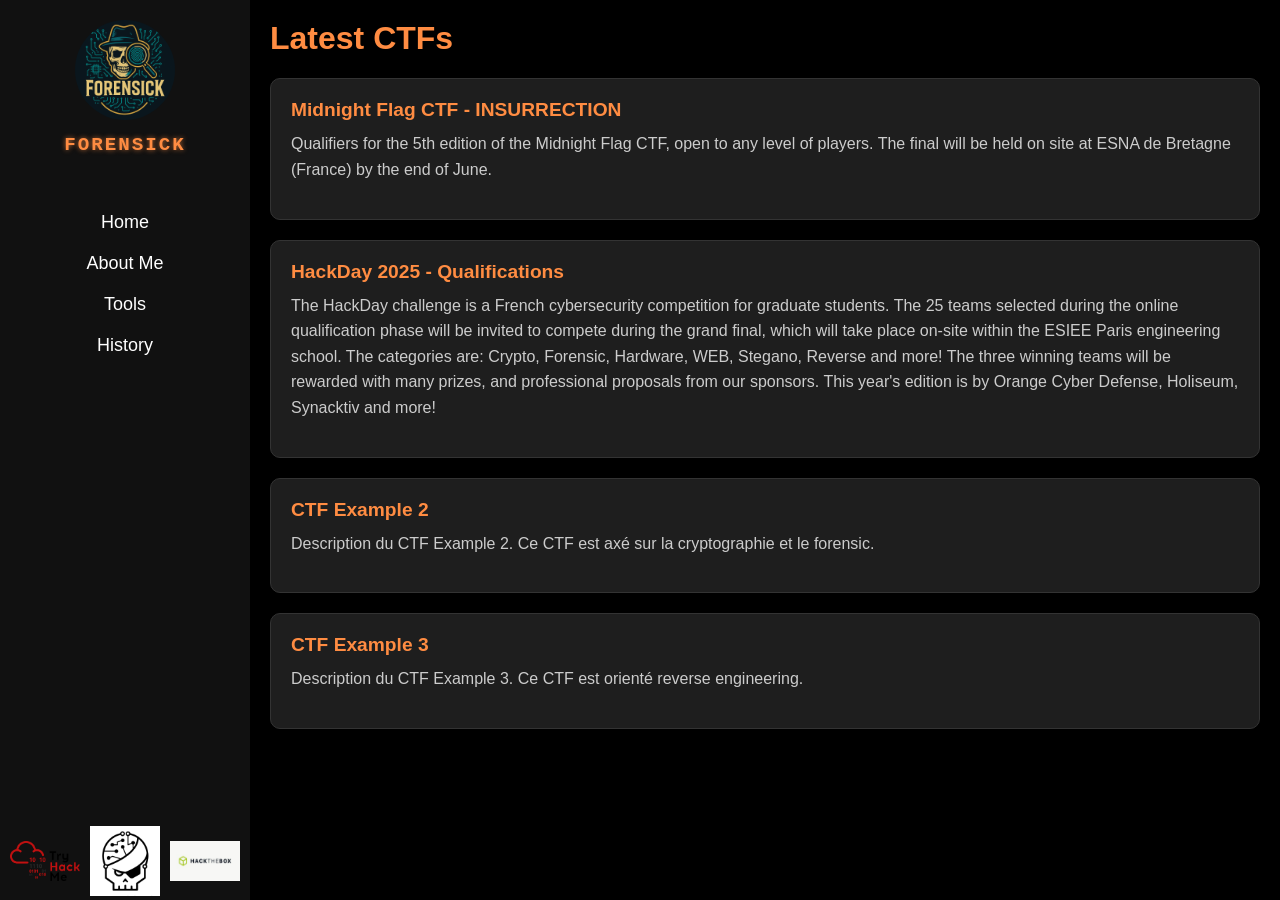
<file: index.html>
<!DOCTYPE html>
<html lang="fr">
<head>
    <meta charset="UTF-8">
    <meta name="viewport" content="width=device-width, initial-scale=1.0">
    <title>CTF Writeups</title>
    <link rel="stylesheet" href="styles.css">
</head>
<body>
<div class="sidebar">
    <div class="logo">
        <img src="assets/images/ForenSick.png" alt="Tomate">
        <div class="pseudo">ForenSick</div>
    </div>
    <ul>
        <li><a href="index.html">Home</a></li>
        <li><a href="about.html">About Me</a></li>
        <li><a href="tools.html">Tools</a></li>
        <li><a href="history.html">History</a></li>
    </ul>
    <div class="social-icons">
        <a href="#"><img src="assets/icons/tryhackme.png" alt="TryHackMe"></a>
        <a href="#"><img src="assets/icons/rootme.png" alt="RootMe"></a>
        <a href="#"><img src="assets/icons/hackthebox.png" alt="HackTheBox"></a>
    </div>
</div>   
        <div class="main-content">
        <h1>Latest CTFs</h1>
        <ul class="ctf-list">
            <li>
                <a href="ctf2.html">Midnight Flag CTF - INSURRECTION</a>
                <p>
                  Qualifiers for the 5th edition of the Midnight Flag CTF, open to any level of players.
The final will be held on site at ESNA de Bretagne (France) by the end of June.
                </p>
            </li>

            <li>
                <a href="ctf1.html">HackDay 2025 - Qualifications</a>
                <p>
                    The HackDay challenge is a French cybersecurity competition for graduate students.
                    The 25 teams selected during the online qualification phase will be invited to compete during the grand final, which will take place on-site within the ESIEE Paris engineering school.
                    The categories are: Crypto, Forensic, Hardware, WEB, Stegano, Reverse and more!
                    The three winning teams will be rewarded with many prizes, and professional proposals from our sponsors.
                    This year's edition is by Orange Cyber Defense, Holiseum, Synacktiv and more!
                </p>
            </li>
            
            <li>
                <a href="ctf2.html">CTF Example 2</a>
                <p>
                    Description du CTF Example 2. Ce CTF est axé sur la cryptographie et le forensic.
                </p>
            </li>
            <li>
                <a href="ctf3.html">CTF Example 3</a>
                <p>
                    Description du CTF Example 3. Ce CTF est orienté reverse engineering.
                </p>
            </li>
        </ul>
    </div>
</body>
</html>
</file>
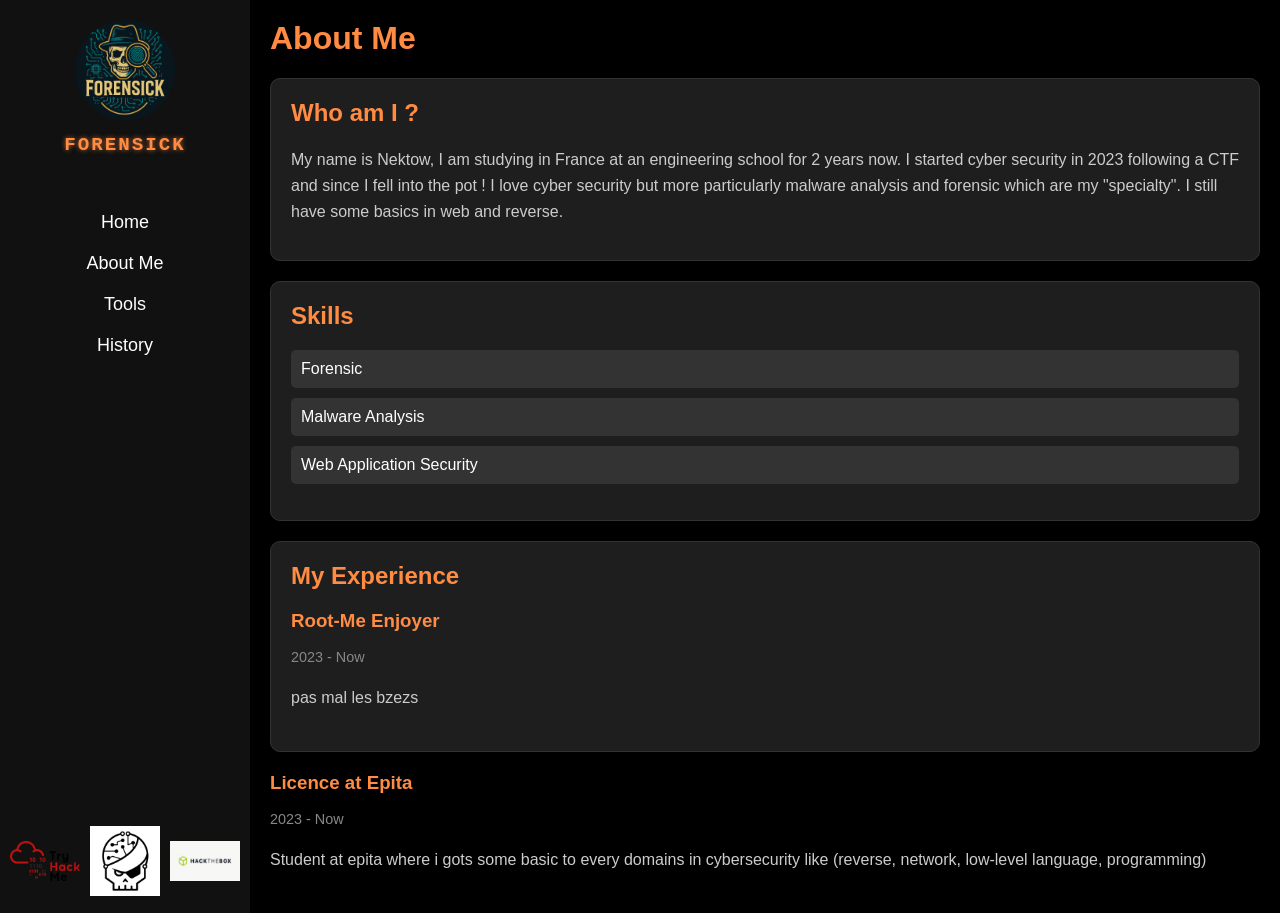
<file: about.html>
<!DOCTYPE html>
<html lang="fr">
<head>
    <meta charset="UTF-8">
    <meta name="viewport" content="width=device-width, initial-scale=1.0">
    <title>About Me</title>
    <link rel="stylesheet" href="styles.css">
</head>
<body>
    <div class="sidebar">
        <div class="logo">
            <img src="assets/images/ForenSick.png" alt="Tomate">
            <div class="pseudo">ForenSick</div>
        </div>
        <ul>
            <li><a href="index.html">Home</a></li>
            <li><a href="about.html">About Me</a></li>
            <li><a href="tools.html">Tools</a></li>
            <li><a href="history.html">History</a></li>
        </ul>
        <div class="social-icons">
            <a href="#"><img src="assets/icons/tryhackme.png" alt="TryHackMe"></a>
            <a href="#"><img src="assets/icons/rootme.png" alt="RootMe"></a>
            <a href="#"><img src="assets/icons/hackthebox.png" alt="HackTheBox"></a>
        </div>
    </div>
    <div class="main-content">
        <h1>About Me</h1>
        
        <div class="about-section">
            <h2>Who am I ?</h2>
            <p>
                  My name is Nektow, I am studying in France at an engineering school for 2 years now. I started cyber security in 2023 following a CTF and since I fell into the pot ! I love cyber security but more particularly malware analysis and forensic
which are my "specialty". I still have some basics in web and reverse.
            </p>
        </div>
        <div class="about-section">
            <h2>Skills</h2>
            <ul class="skills-list">
                <li>Forensic</li>
                <li>Malware Analysis</li>
                <li>Web Application Security</li>
            </ul>
        </div>

        <!-- Section Expérience -->
        <div class="about-section">
        <h2>My Experience</h2>
        <div class="experience-item">
            <h3>Root-Me Enjoyer</h3>
            <p class="date">2023 - Now</p>
            <p>
            pas mal les bzezs
            </p>
        </div>
    </div>

        <div class="experience-item">
                <h3>Licence at Epita</h3>
                <p class="date">2023 - Now</p>
                <p>
                Student at epita where i gots some basic to every domains in cybersecurity like (reverse, network, low-level language, programming)
                </p>
            </div>
        </div>
    </div>
</body>
</html>
</file>
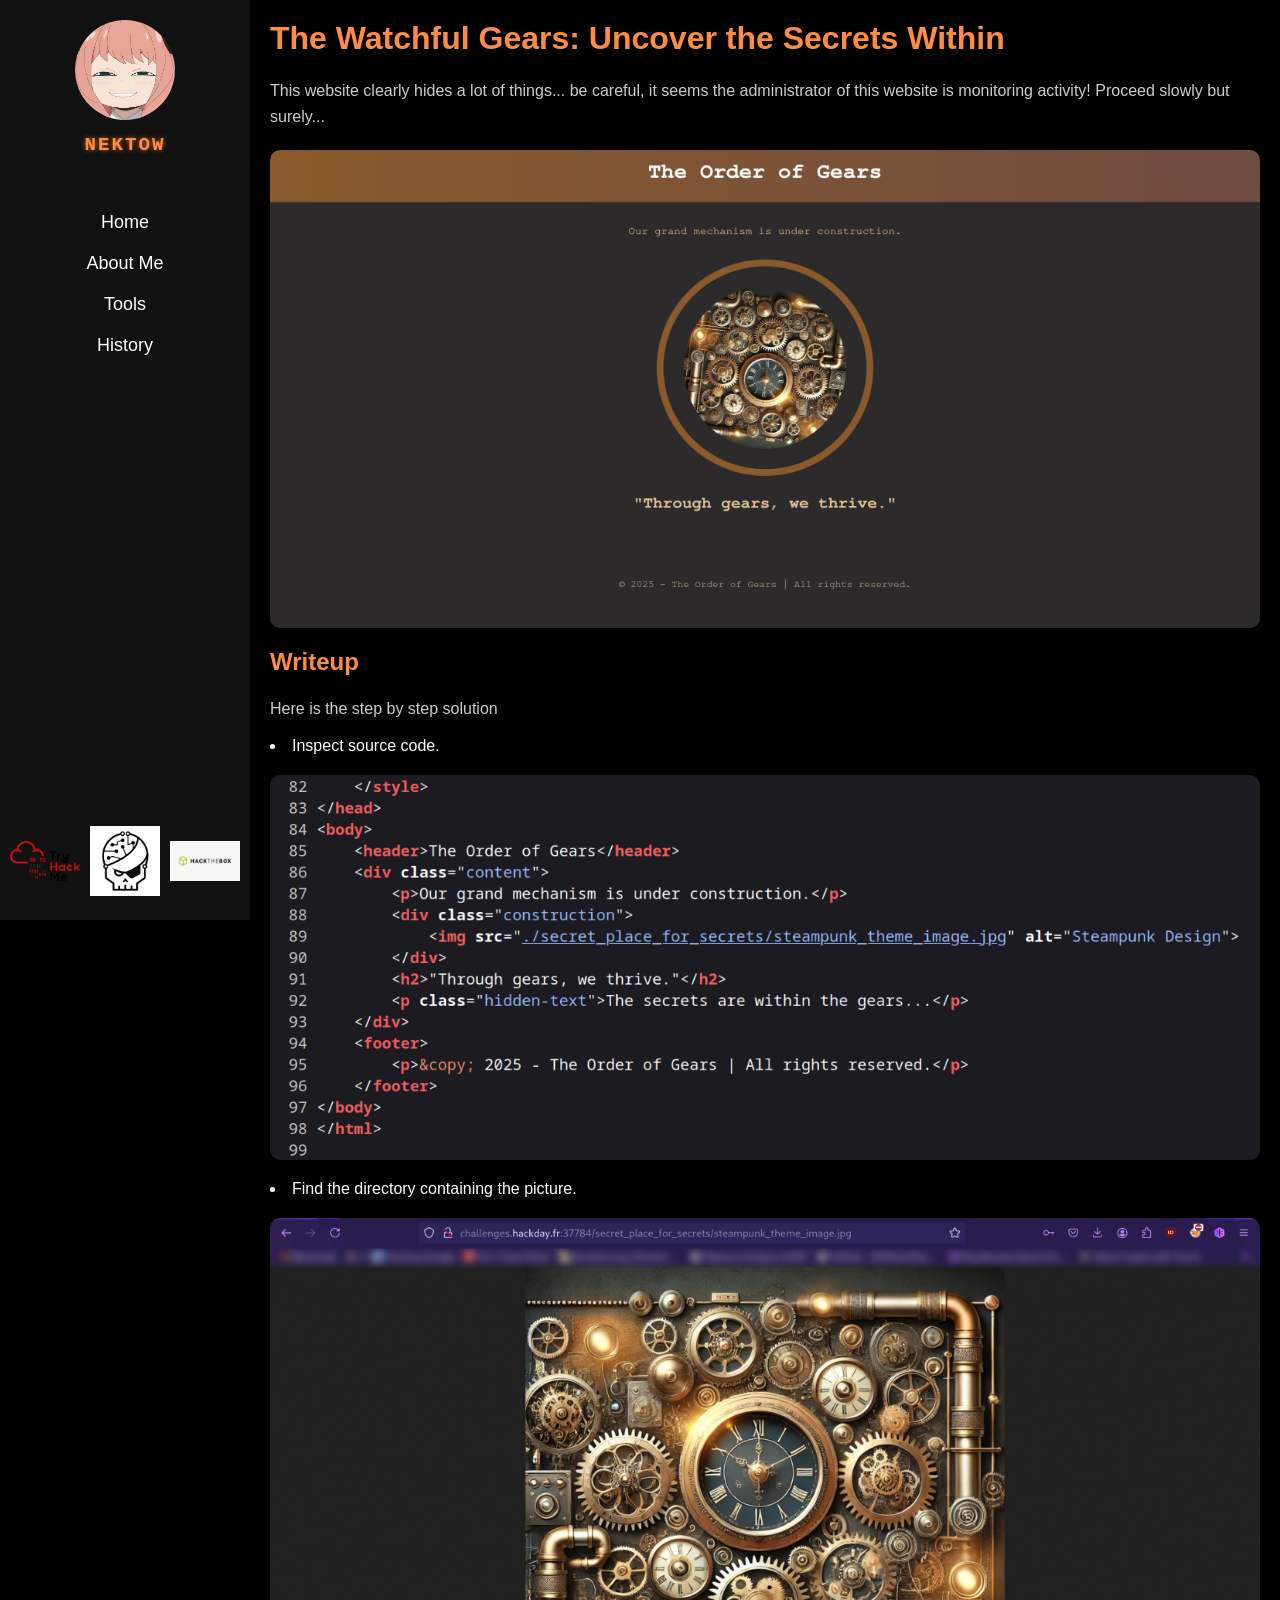
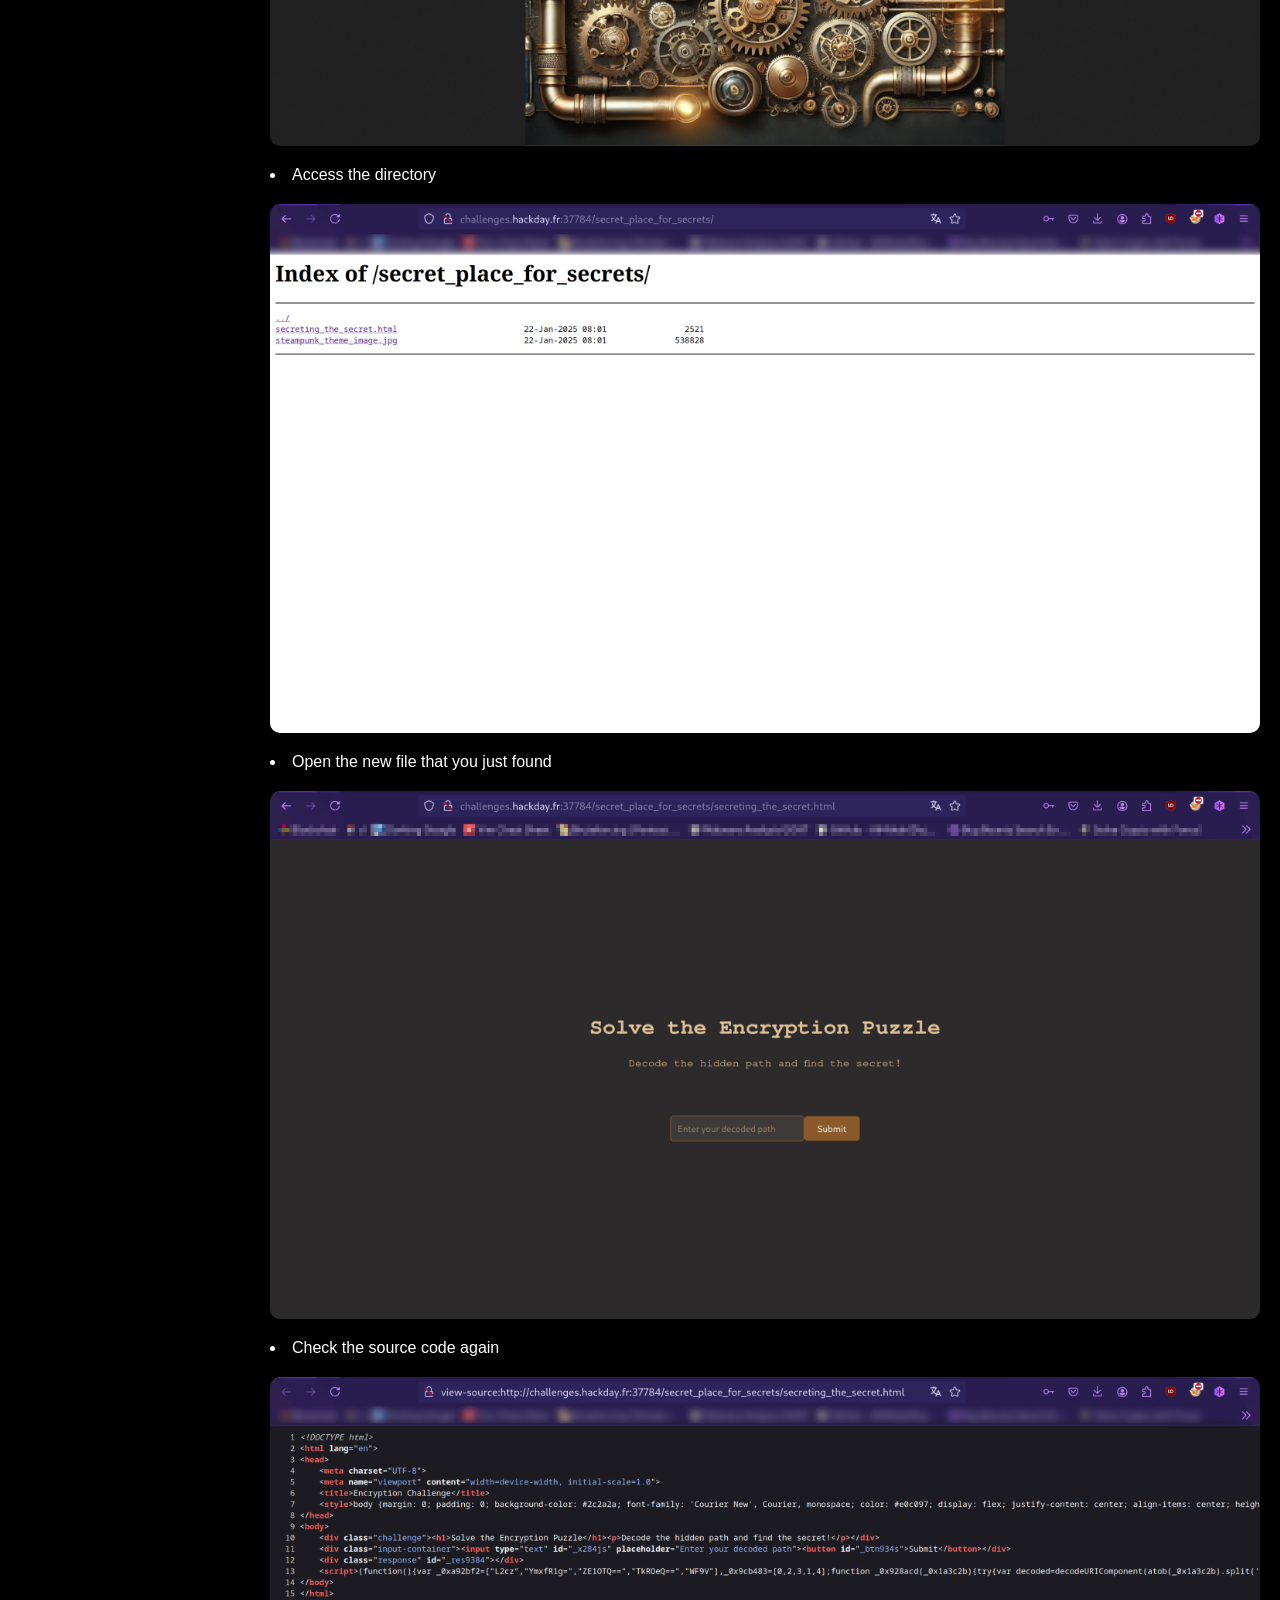
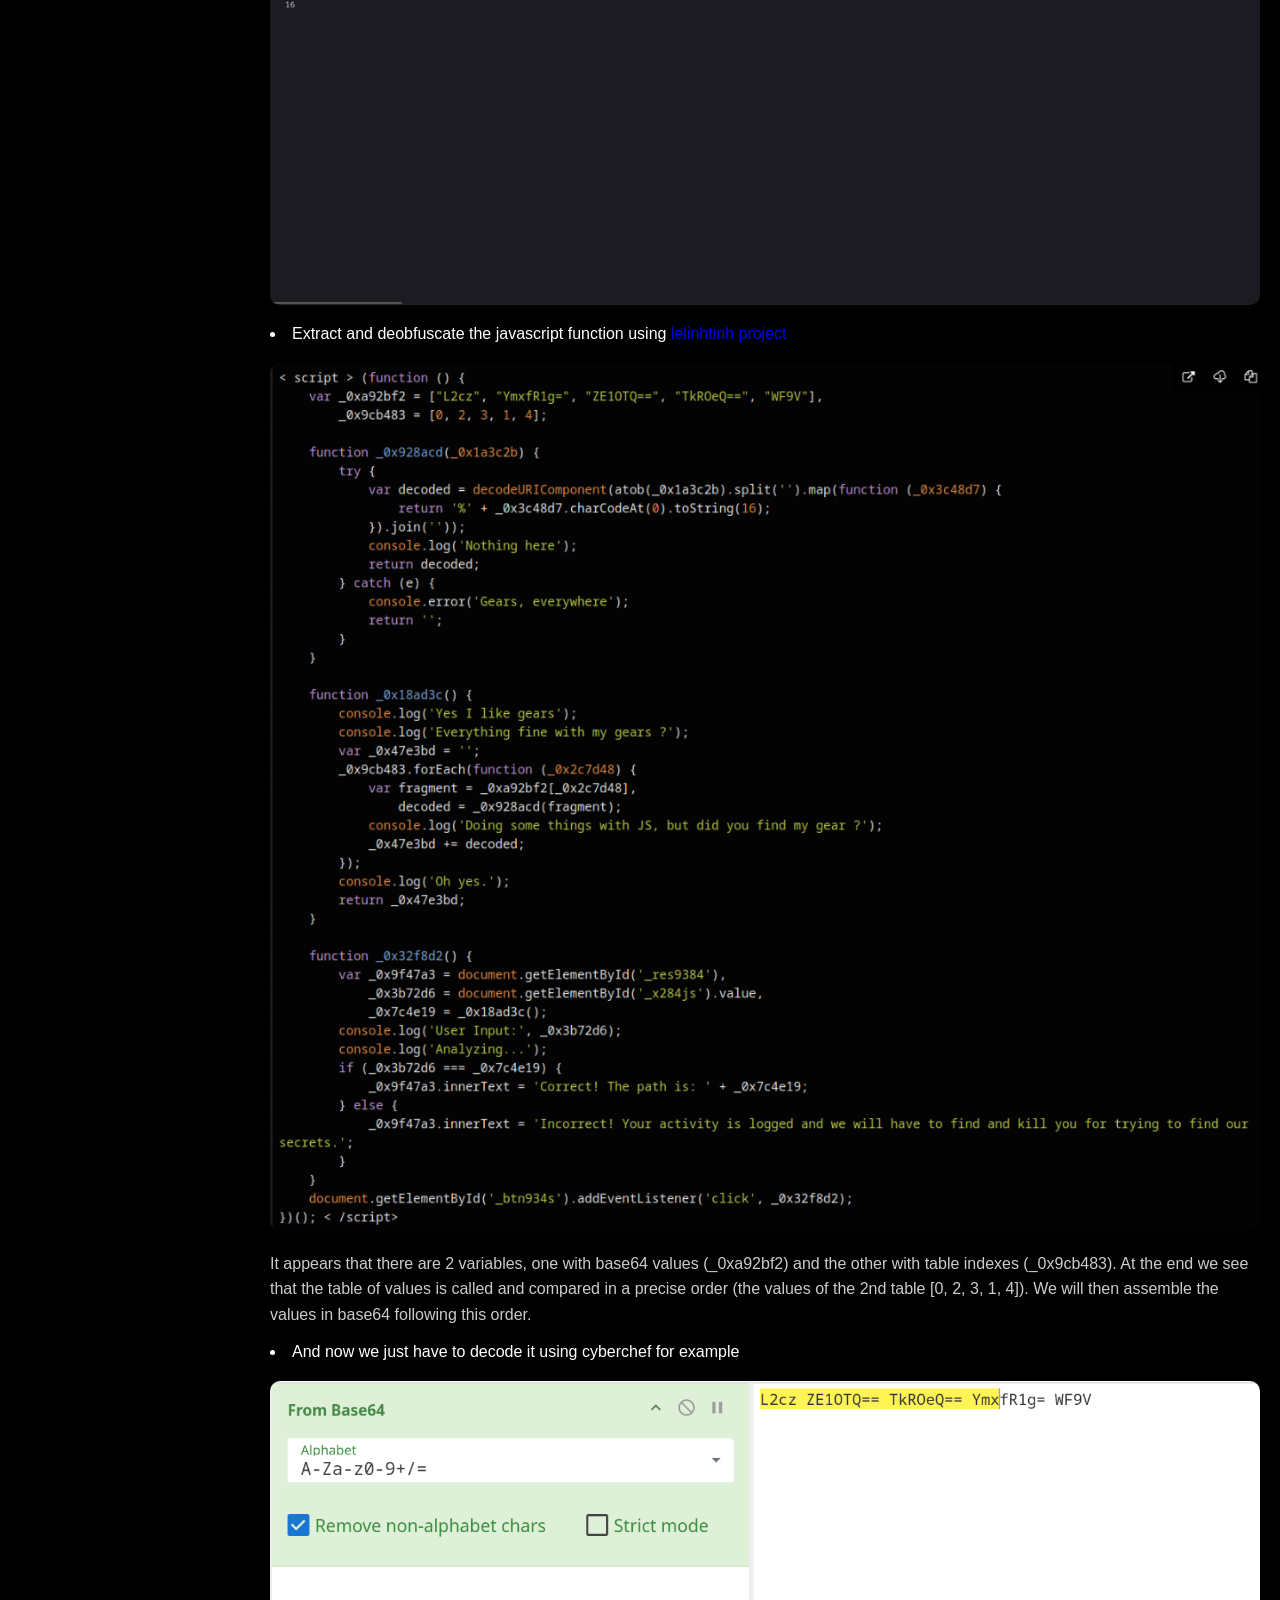
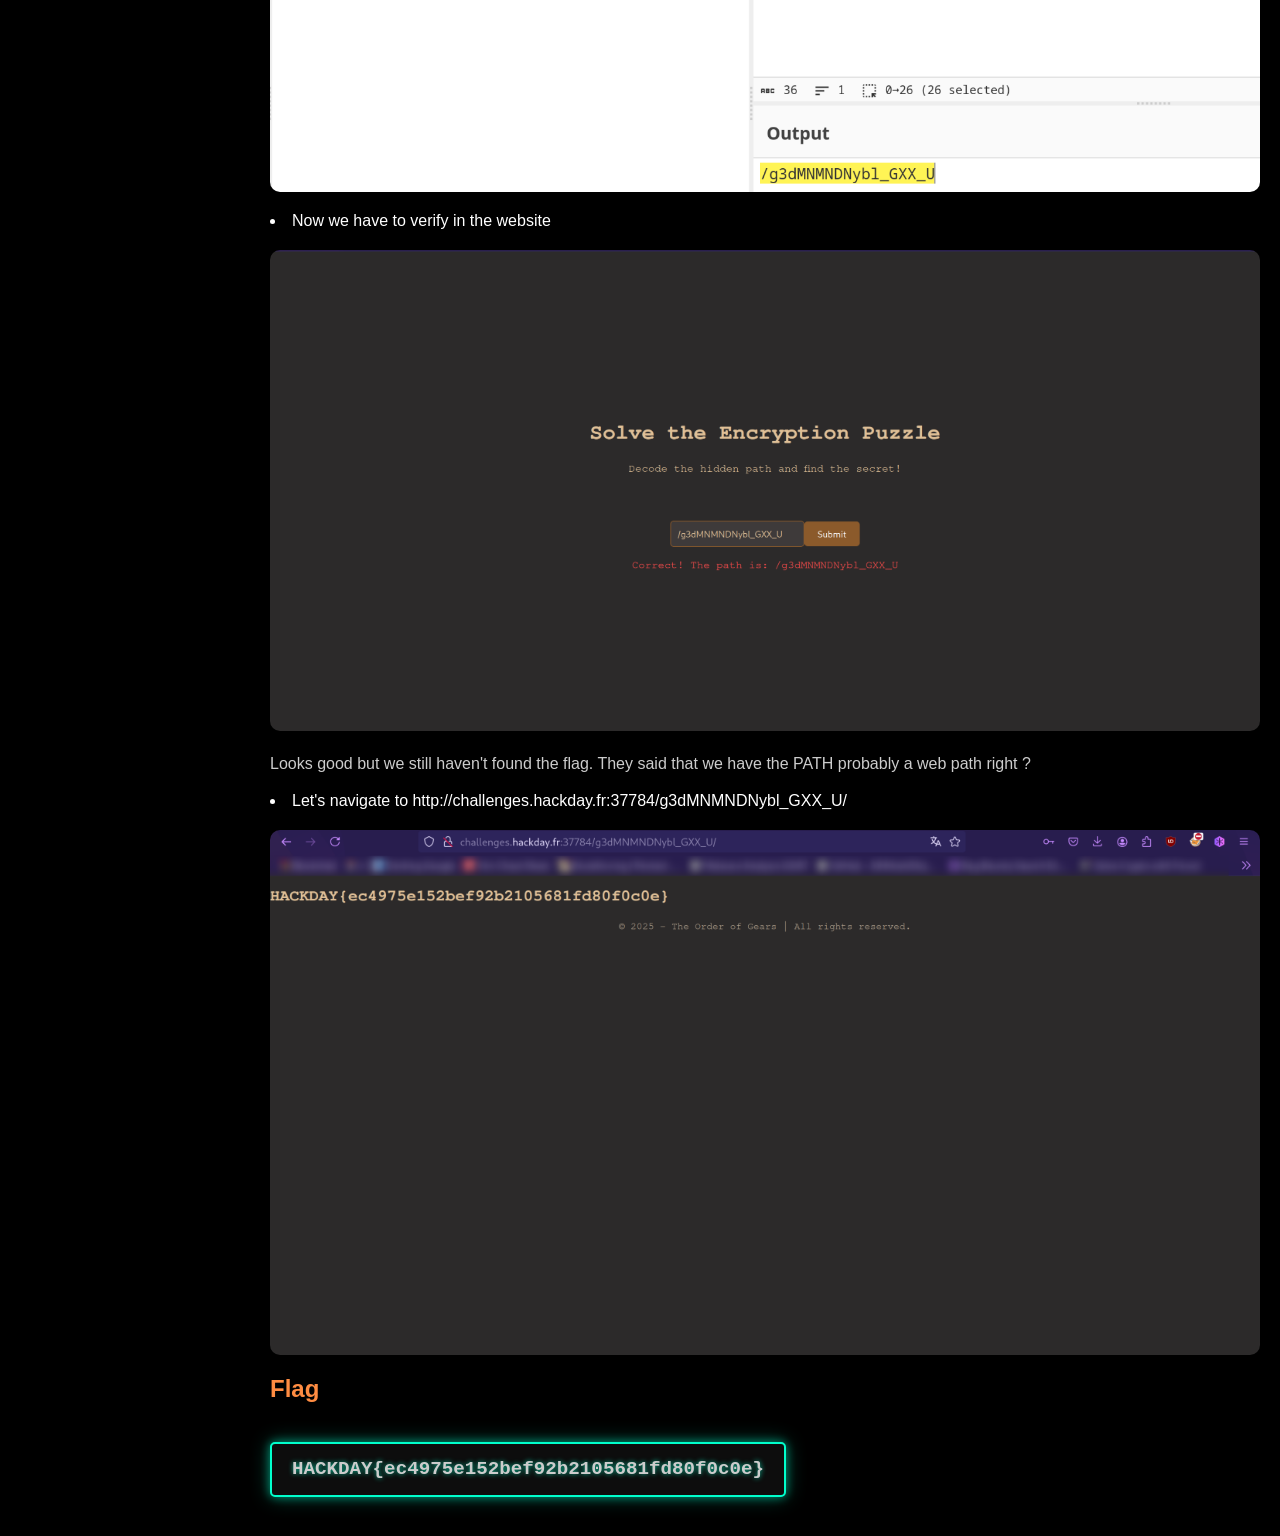
<file: ctf1-challenge1.html>
<!DOCTYPE html>
<html lang="fr">
<head>
    <meta charset="UTF-8">
    <meta name="viewport" content="width=device-width, initial-scale=1.0">
    <title>The Watchful Gears: Uncover the Secrets Within</title>
    <link rel="stylesheet" href="styles.css">
    <script type="text/javascript" src="prism.js"></script>
</head>
<body>
    <div class="sidebar">
        <div class="logo">
            <img src="assets/icons/tomato.png" alt="Tomate">
            <div class="pseudo">Nektow</div>
        </div>
        <ul>
            <li><a href="index.html">Home</a></li>
            <li><a href="about.html">About Me</a></li>
            <li><a href="tools.html">Tools</a></li>
            <li><a href="history.html">History</a></li>
        </ul>
        <div class="social-icons">
            <a href="#"><img src="assets/icons/tryhackme.png" alt="TryHackMe"></a>
            <a href="#"><img src="assets/icons/rootme.png" alt="RootMe"></a>
            <a href="#"><img src="assets/icons/hackthebox.png" alt="HackTheBox"></a>
        </div>
    </div>   
    <div class="main-content">
        <h1>The Watchful Gears: Uncover the Secrets Within</h1>
        <p>This website clearly hides a lot of things... be careful, it seems the administrator of this website is monitoring activity! Proceed slowly but surely...</p>
        <img src="assets/images/hackday_chall_thorderofgears.png">
        <h2>Writeup</h2>
        <p>Here is the step by step solution</p>
            <li>Inspect source code.</li>
            <img src="assets/images/hackday_chall_thorderofgears1.png">
            <li>Find the directory containing the picture.</li>
            <img src="assets/images/hackday_chall_thorderofgears2.png">
            <li>Access the directory</li>
            <img src="assets/images/hackday_chall_thorderofgears3.png">
            <li>Open the new file that you just found</li>
            <img src="assets/images/hackday_chall_thorderofgears4.png">
            <li>Check the source code again</li>
            <img src="assets/images/hackday_chall_thorderofgears5.png">
            <li>Extract and deobfuscate the javascript function using <a href="https://lelinhtinh.github.io/de4js/">lelinhtinh project</a> </li>
            <img src="assets/images/hackday_chall_thorderofgears6.png">
            <p>It appears that there are 2 variables, one with base64 values (_0xa92bf2) and the other with table indexes (_0x9cb483). At the end we see that the table of values is called and compared in a precise order (the values of the 2nd table [0, 2, 3, 1, 4]). We will then assemble the values in base64 following this order.
            </p>
            <li>And now we just have to decode it using cyberchef for example</li>
            <img src="assets/images/hackday_chall_thorderofgears7.png">
            <p></p>
            <li>Now we have to verify in the website</li>
            <img src="assets/images/hackday_chall_thorderofgears8.png">
            <p>Looks good but we still haven't found the flag. They said that we have the PATH probably a web path right ? </p>
            <li>Let's navigate to http://challenges.hackday.fr:37784/g3dMNMNDNybl_GXX_U/ </li>
            <img src="assets/images/hackday_chall_thorderofgears9.png">
            <h2>Flag</h2>
            <p class="flag">HACKDAY{ec4975e152bef92b2105681fd80f0c0e}</p>
    </div>
</body>
</html>
</file>
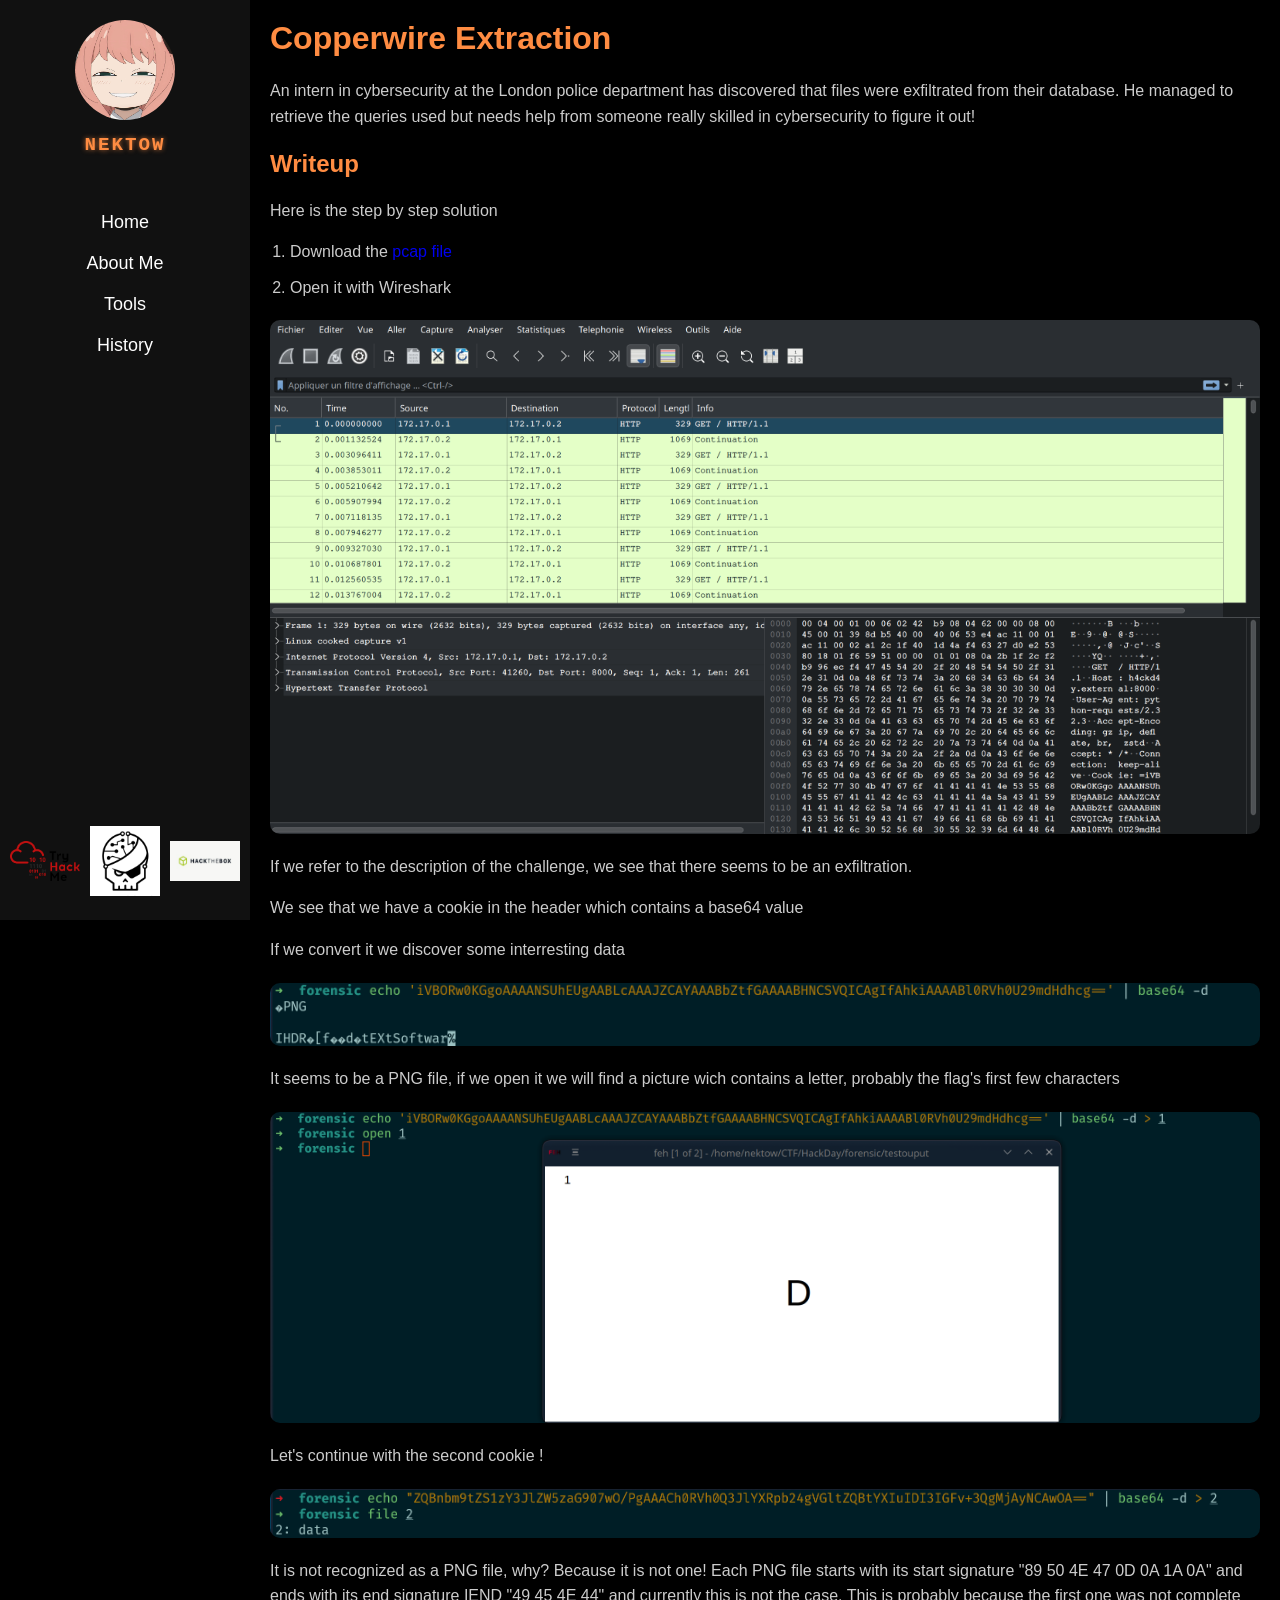
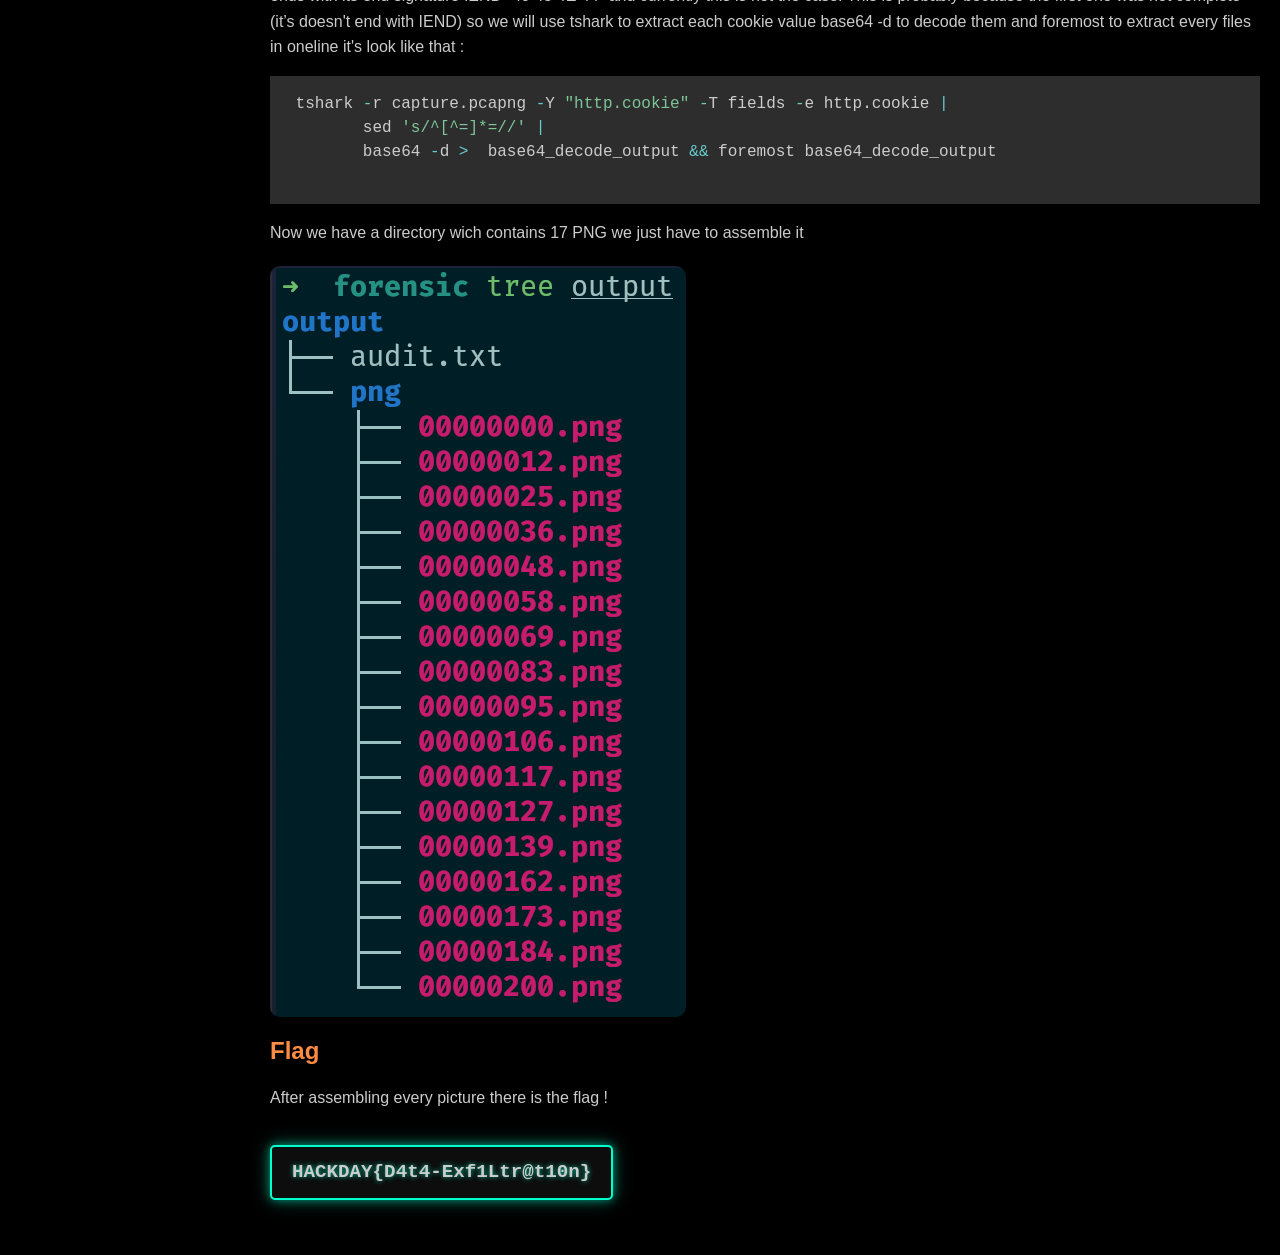
<file: ctf1-challenge2.html>
<!DOCTYPE html>
<html lang="fr">
<head>
    <meta charset="UTF-8">
    <meta name="viewport" content="width=device-width, initial-scale=1.0">
    <title>Copperwire Extraction</title>
    <link rel="stylesheet" href="styles.css">
    <script type="text/javascript" src="prism.js"></script>
</head>
<body>
    <div class="sidebar">
        <div class="logo">
            <img src="assets/icons/tomato.png" alt="Tomate">
            <div class="pseudo">Nektow</div>
        </div>
        <ul>
            <li><a href="index.html">Home</a></li>
            <li><a href="about.html">About Me</a></li>
            <li><a href="tools.html">Tools</a></li>
            <li><a href="history.html">History</a></li>
        </ul>
        <div class="social-icons">
            <a href="#"><img src="assets/icons/tryhackme.png" alt="TryHackMe"></a>
            <a href="#"><img src="assets/icons/rootme.png" alt="RootMe"></a>
            <a href="#"><img src="assets/icons/hackthebox.png" alt="HackTheBox"></a>
        </div>
    </div>   
    <div class="main-content">
        <h1>Copperwire Extraction</h1>
        <p>An intern in cybersecurity at the London police department has discovered that files were exfiltrated from their database. He managed to retrieve the queries used but needs help from someone really skilled in cybersecurity to figure it out!</p>
        <h2>Writeup</h2>
        <p>Here is the step by step solution</p>
        <ol>
            <li>Download the <a href="https://github.com/ChallengeHackDay/qualif-2025/raw/refs/heads/main/FORENSIC/Copperwire%20Extraction/chall/capture.pcapng">pcap file </a></li>
            <li>Open it with Wireshark</li>
        </ol>
        <img src="assets/images/hackday_chall_copperwire.png">
        <p>If we refer to the description of the challenge, we see that there seems to be an exfiltration.</p>
        <p>We see that we have a cookie in the header which contains a base64 value <p>
        <p>If we convert it we discover some interresting data <p>
        <img src="assets/images/hackday_chall_copperwire1.png">
        <p> It seems to be a PNG file, if we open it we will find a picture wich contains a letter, probably the flag's first few characters <p>
        <img src="assets/images/hackday_chall_copperwire2.png">
        <p> Let's continue with the second cookie ! <p>
        <img src="assets/images/hackday_chall_copperwire3.png">
        <p>It is not recognized as a PNG file, why? Because it is not one! Each PNG file starts with its start signature "89 50 4E 47 0D 0A 1A 0A" and ends with its end signature IEND "49 45 4E 44" and currently this is not the case. This is probably because the first one was not complete (it’s doesn't end with IEND) so we will use tshark to extract each cookie value base64 -d to decode them and foremost to extract every files in oneline it's look like that :  </p>
        <pre><code class="language-python"> tshark -r capture.pcapng -Y "http.cookie" -T fields -e http.cookie | 
        sed 's/^[^=]*=//' |
        base64 -d &gt  base64_decode_output && foremost base64_decode_output
        </code></pre>
        <p> Now we have a directory wich contains 17 PNG we just have to assemble it<p>
        <img src="assets/images/hackday_chall_copperwire4.png">
        <h2>Flag</h2>
        <p> After assembling every picture there is the flag ! </p>
        <p class="flag">HACKDAY{D4t4-Exf1Ltr@t10n}<p>
    </div>
</body>
</html>
</file>
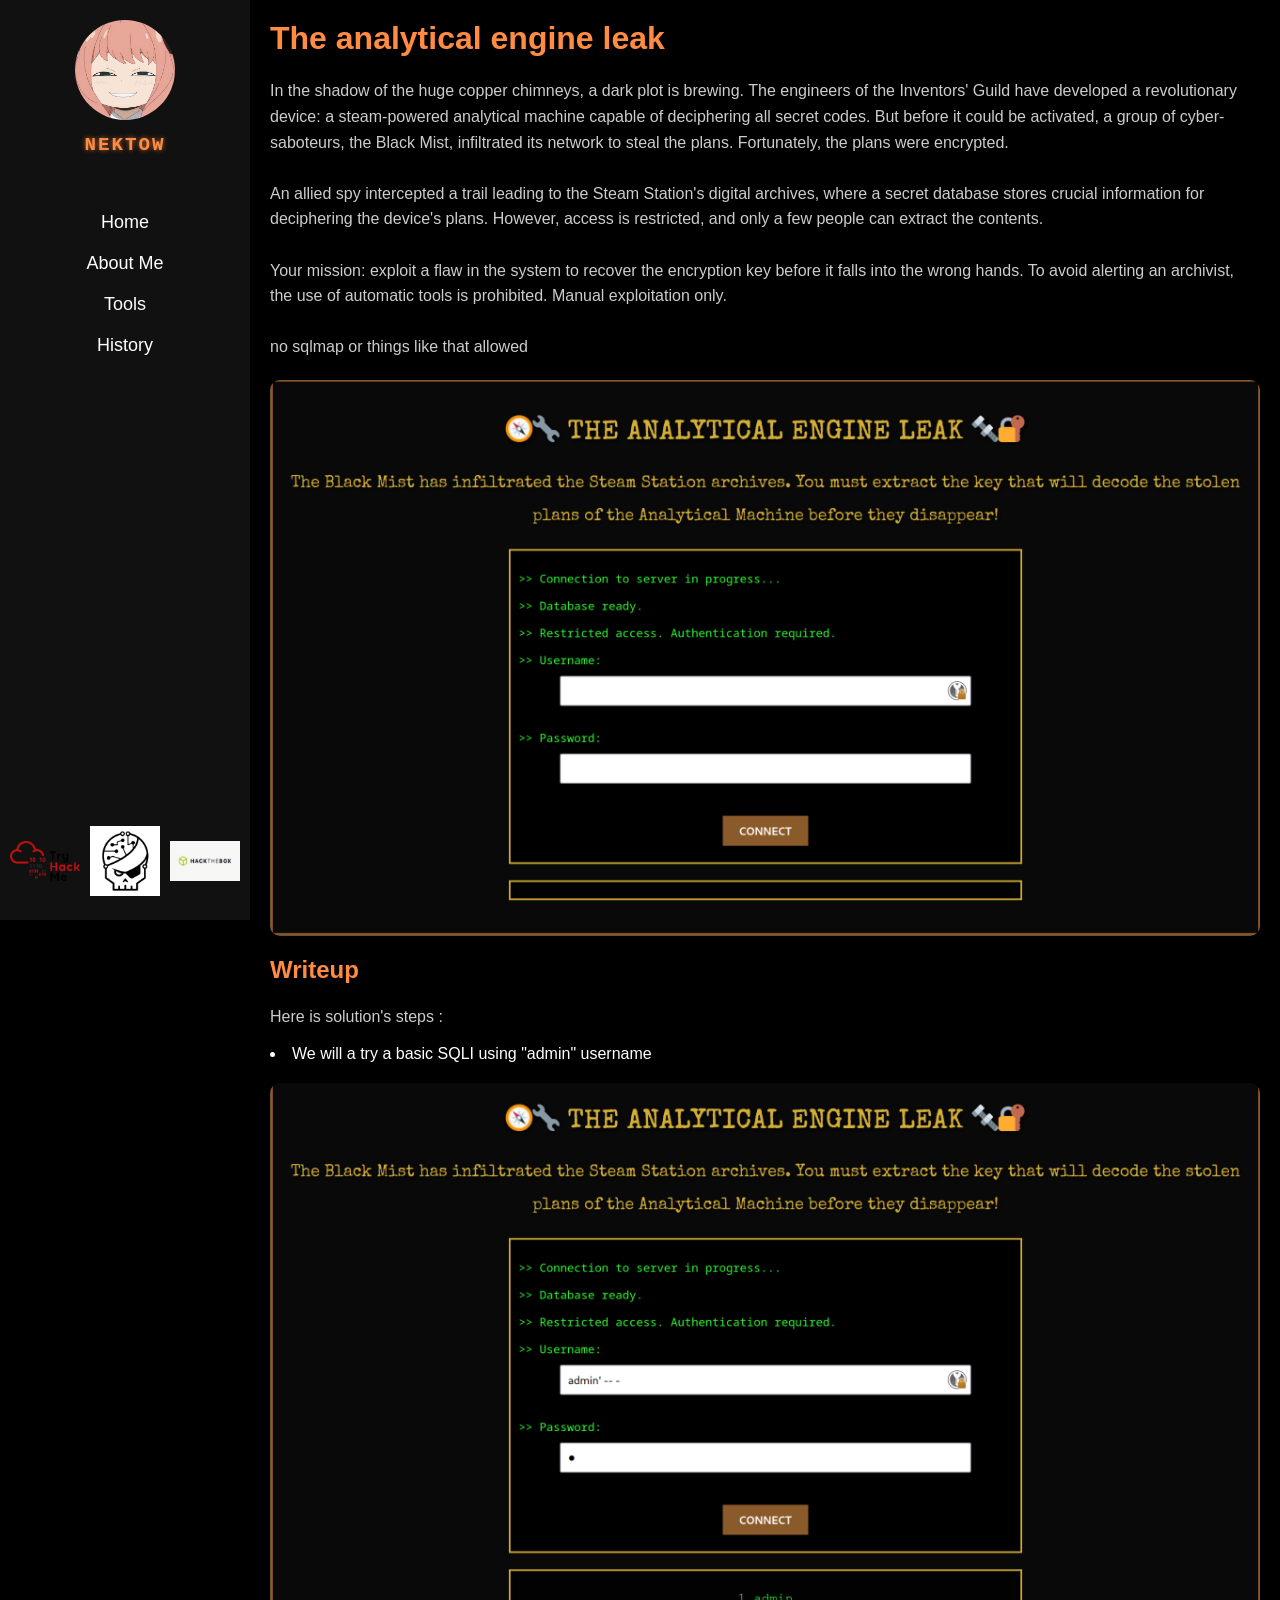
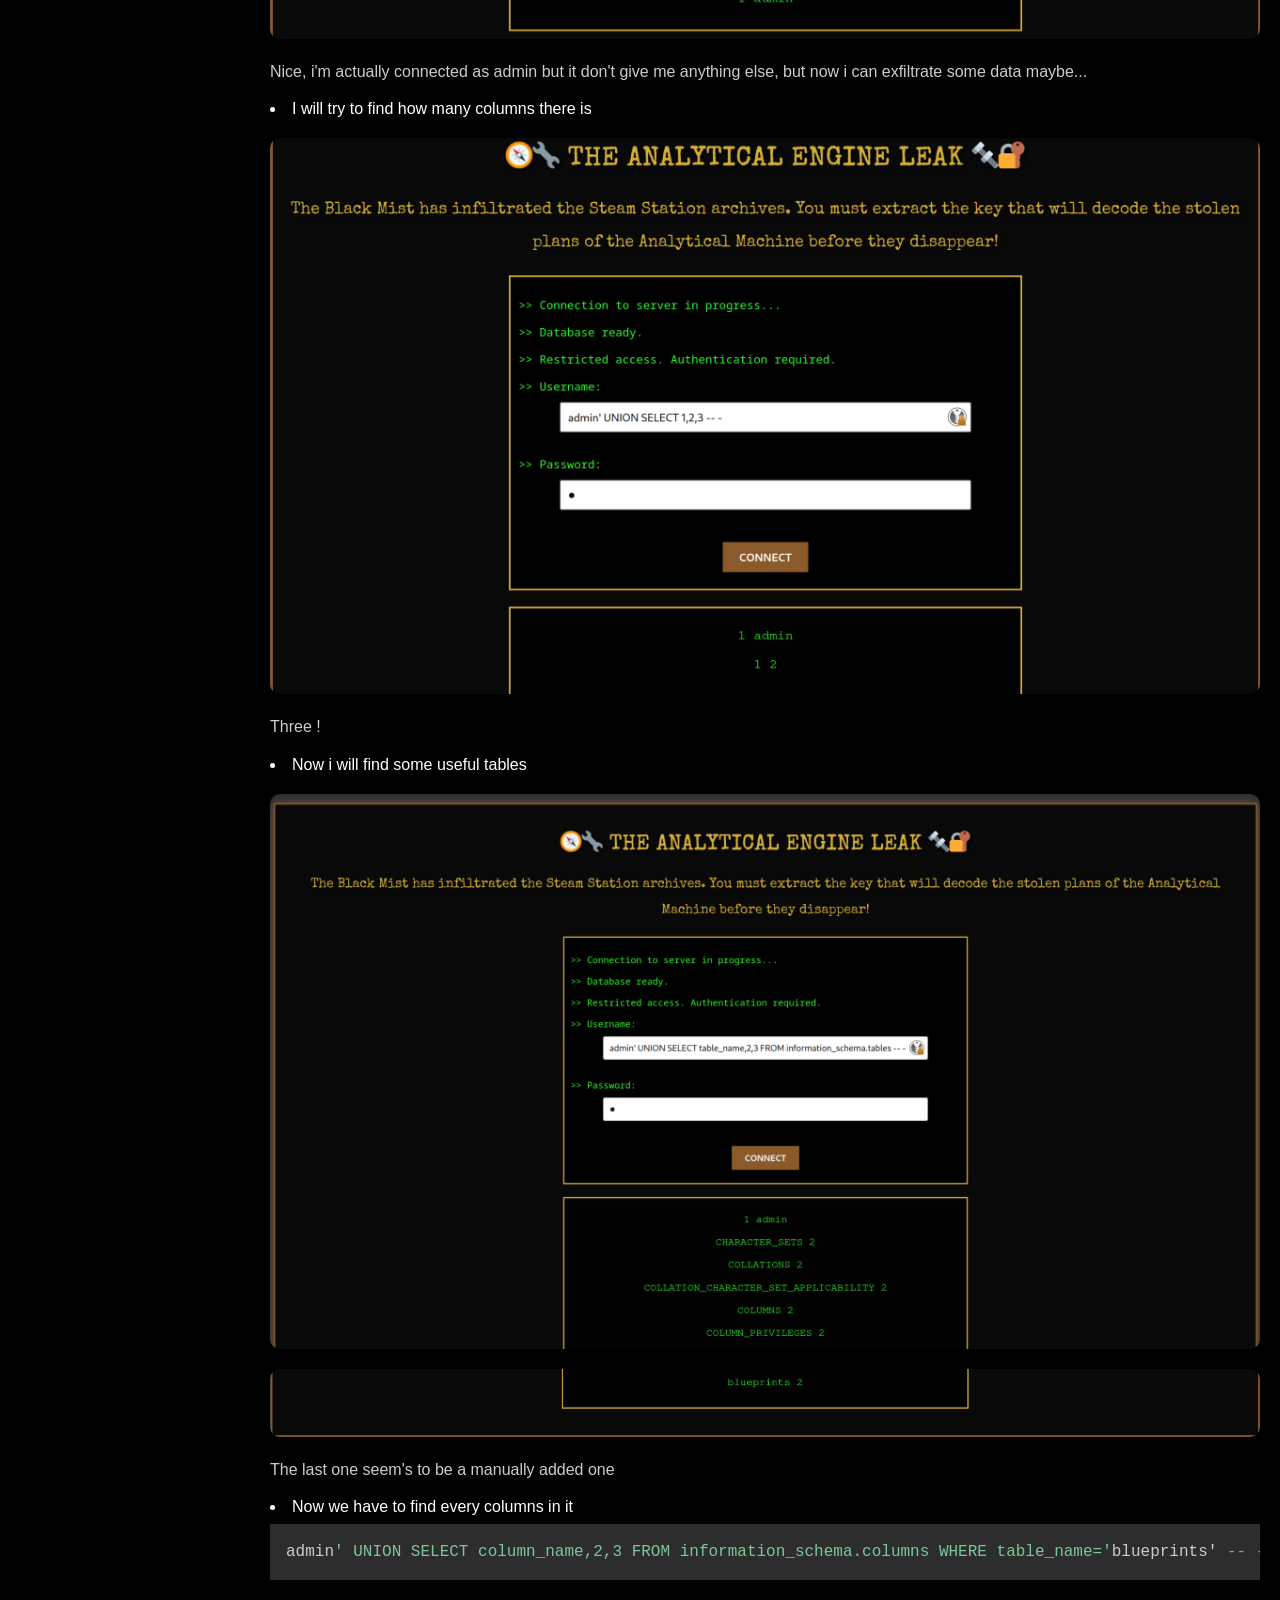
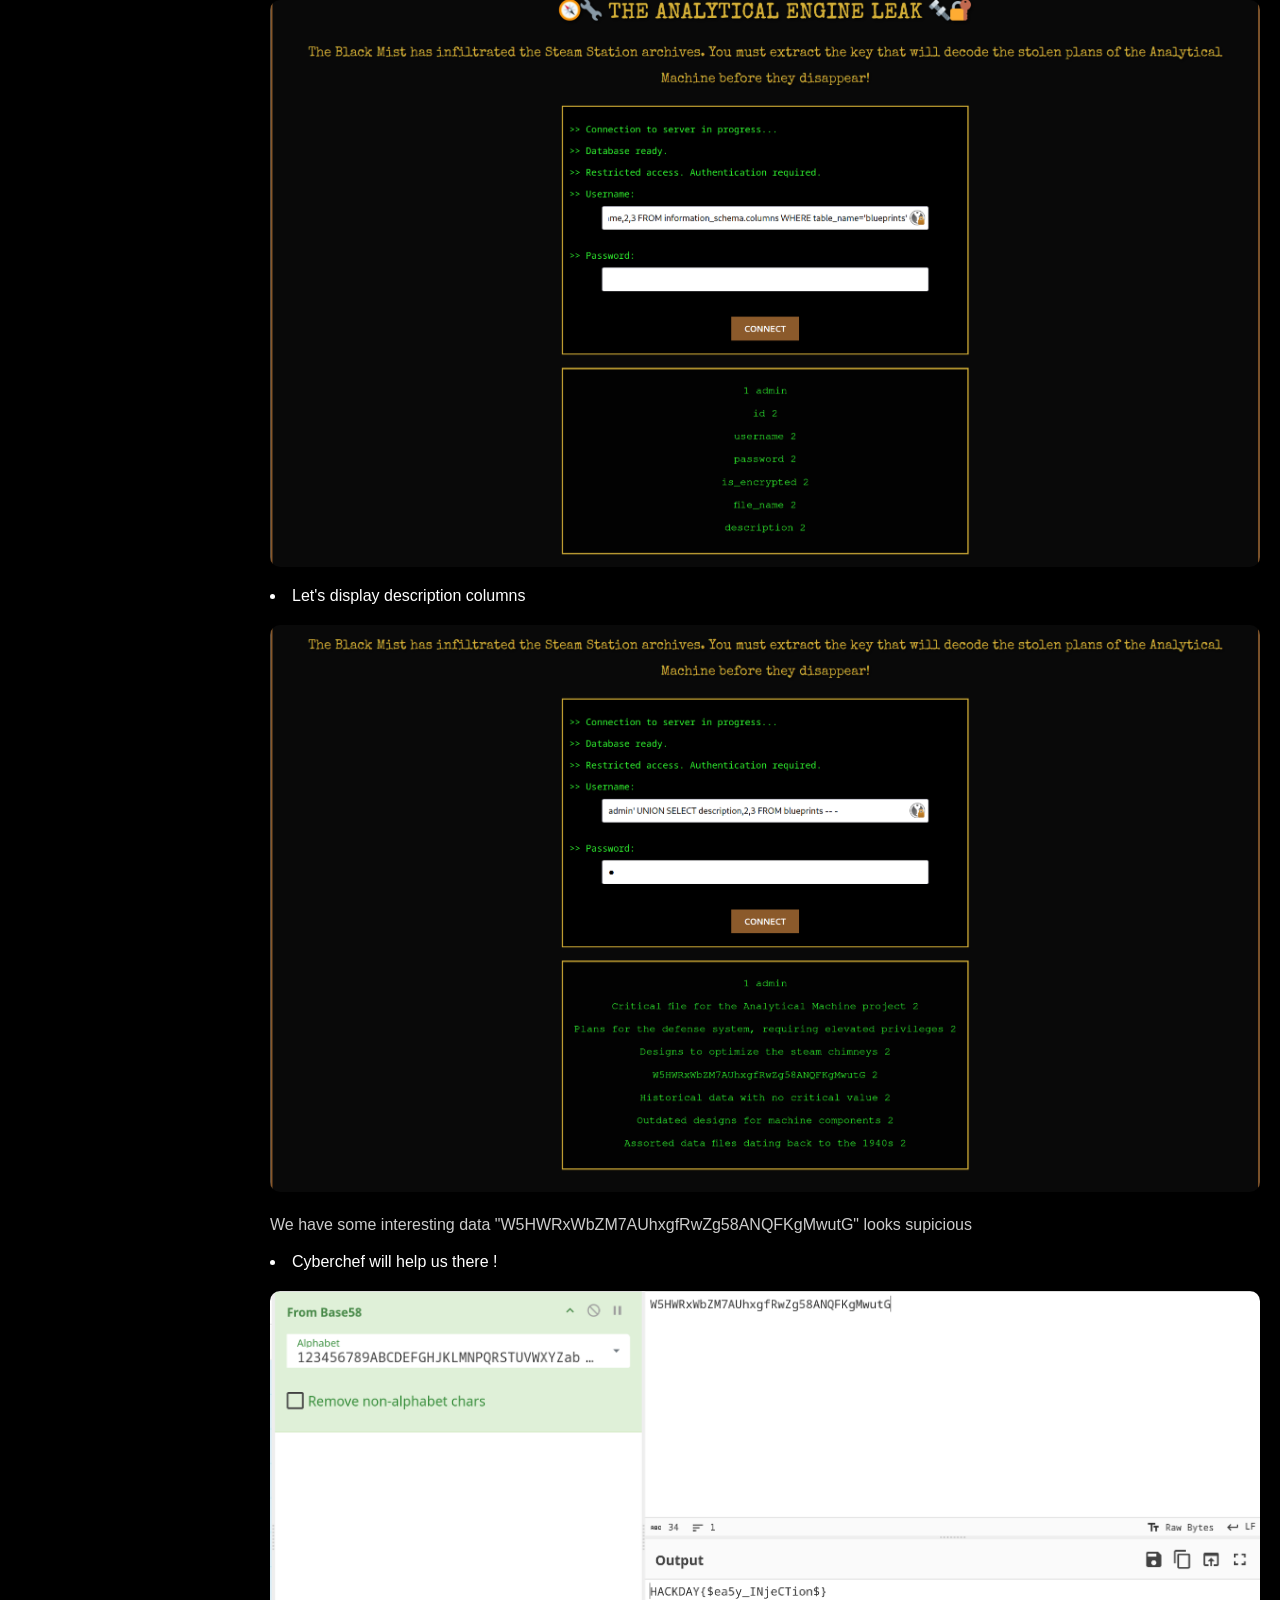
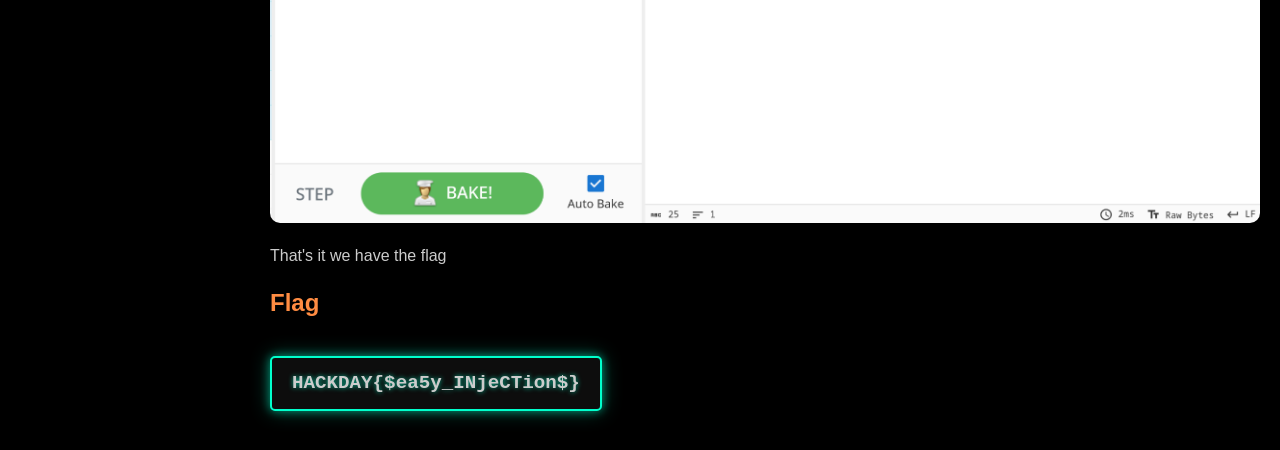
<file: ctf1-challenge3.html>
<!DOCTYPE html>
<html lang="fr">
<head>
    <meta charset="UTF-8">
    <meta name="viewport" content="width=device-width, initial-scale=1.0">
    <title>The analytical engine leak</title>
    <link rel="stylesheet" href="styles.css">
    <script type="text/javascript" src="prism.js"></script>
</head>
<body>
    <div class="sidebar">
        <div class="logo">
            <img src="assets/icons/tomato.png" alt="Tomate">
            <div class="pseudo">Nektow</div>
        </div>
        <ul>
            <li><a href="index.html">Home</a></li>
            <li><a href="about.html">About Me</a></li>
            <li><a href="tools.html">Tools</a></li>
            <li><a href="history.html">History</a></li>
        </ul>
        <div class="social-icons">
            <a href="#"><img src="assets/icons/tryhackme.png" alt="TryHackMe"></a>
            <a href="#"><img src="assets/icons/rootme.png" alt="RootMe"></a>
            <a href="#"><img src="assets/icons/hackthebox.png" alt="HackTheBox"></a>
        </div>
    </div>   
    <div class="main-content">
        <h1>The analytical engine leak</h1>
        <p> In the shadow of the huge copper chimneys, a dark plot is brewing. The engineers of the Inventors' Guild have developed a revolutionary device: a steam-powered analytical machine capable of deciphering all secret codes. But before it could be activated, a group of cyber-saboteurs, the Black Mist, infiltrated its network to steal the plans. Fortunately, the plans were encrypted.
        </br>
        </br>
        An allied spy intercepted a trail leading to the Steam Station's digital archives, where a secret database stores crucial information for deciphering the device's plans. However, access is restricted, and only a few people can extract the contents.
        </br>
        </br>
        Your mission: exploit a flaw in the system to recover the encryption key before it falls into the wrong hands. To avoid alerting an archivist, the use of automatic tools is prohibited. Manual exploitation only.
        </br>
        </br>
        no sqlmap or things like that allowed
        <p>
        <img src="assets/images/hackday_chall_theanalyticalengineleak.png">
        <h2>Writeup</h2>
        <p>Here is solution's steps :</p>
            <li>We will a try a basic SQLI using "admin" username</li>
            <img src="assets/images/hackday_chall_theanalyticalengineleak1.png">
            <p>Nice, i'm actually connected as admin but it don't give me anything else, but now i can exfiltrate some data maybe... </p>
            <li>I will try to find how many columns there is</li>
            <img src="assets/images/hackday_chall_theanalyticalengineleak2.png">
            <p>Three ! </p>
            <li>Now i will find some useful tables</li>
            <img src="assets/images/hackday_chall_theanalyticalengineleak3.png">
            <img src="assets/images/hackday_chall_theanalyticalengineleak4.png">
            <p>The last one seem's to be a manually added one </p>
            <li>Now we have to find every columns in it</li>
            <pre><code class="language-sql">admin' UNION SELECT column_name,2,3 FROM information_schema.columns WHERE table_name='blueprints' -- - </pre></code>
            <img src="assets/images/hackday_chall_theanalyticalengineleak5.png">
            <li>Let's display description columns </li>
            <img src="assets/images/hackday_chall_theanalyticalengineleak6.png">
            <p>We have some interesting data "W5HWRxWbZM7AUhxgfRwZg58ANQFKgMwutG" looks supicious</p>
            <li>Cyberchef will help us there ! </li>
            <img src="assets/images/hackday_chall_theanalyticalengineleak7.png">
            <p>That's it we have the flag </p> 
            <h2>Flag</h2>
            <p class="flag">HACKDAY{$ea5y_INjeCTion$}</p>
    </div>
</body>
</html>
</file>
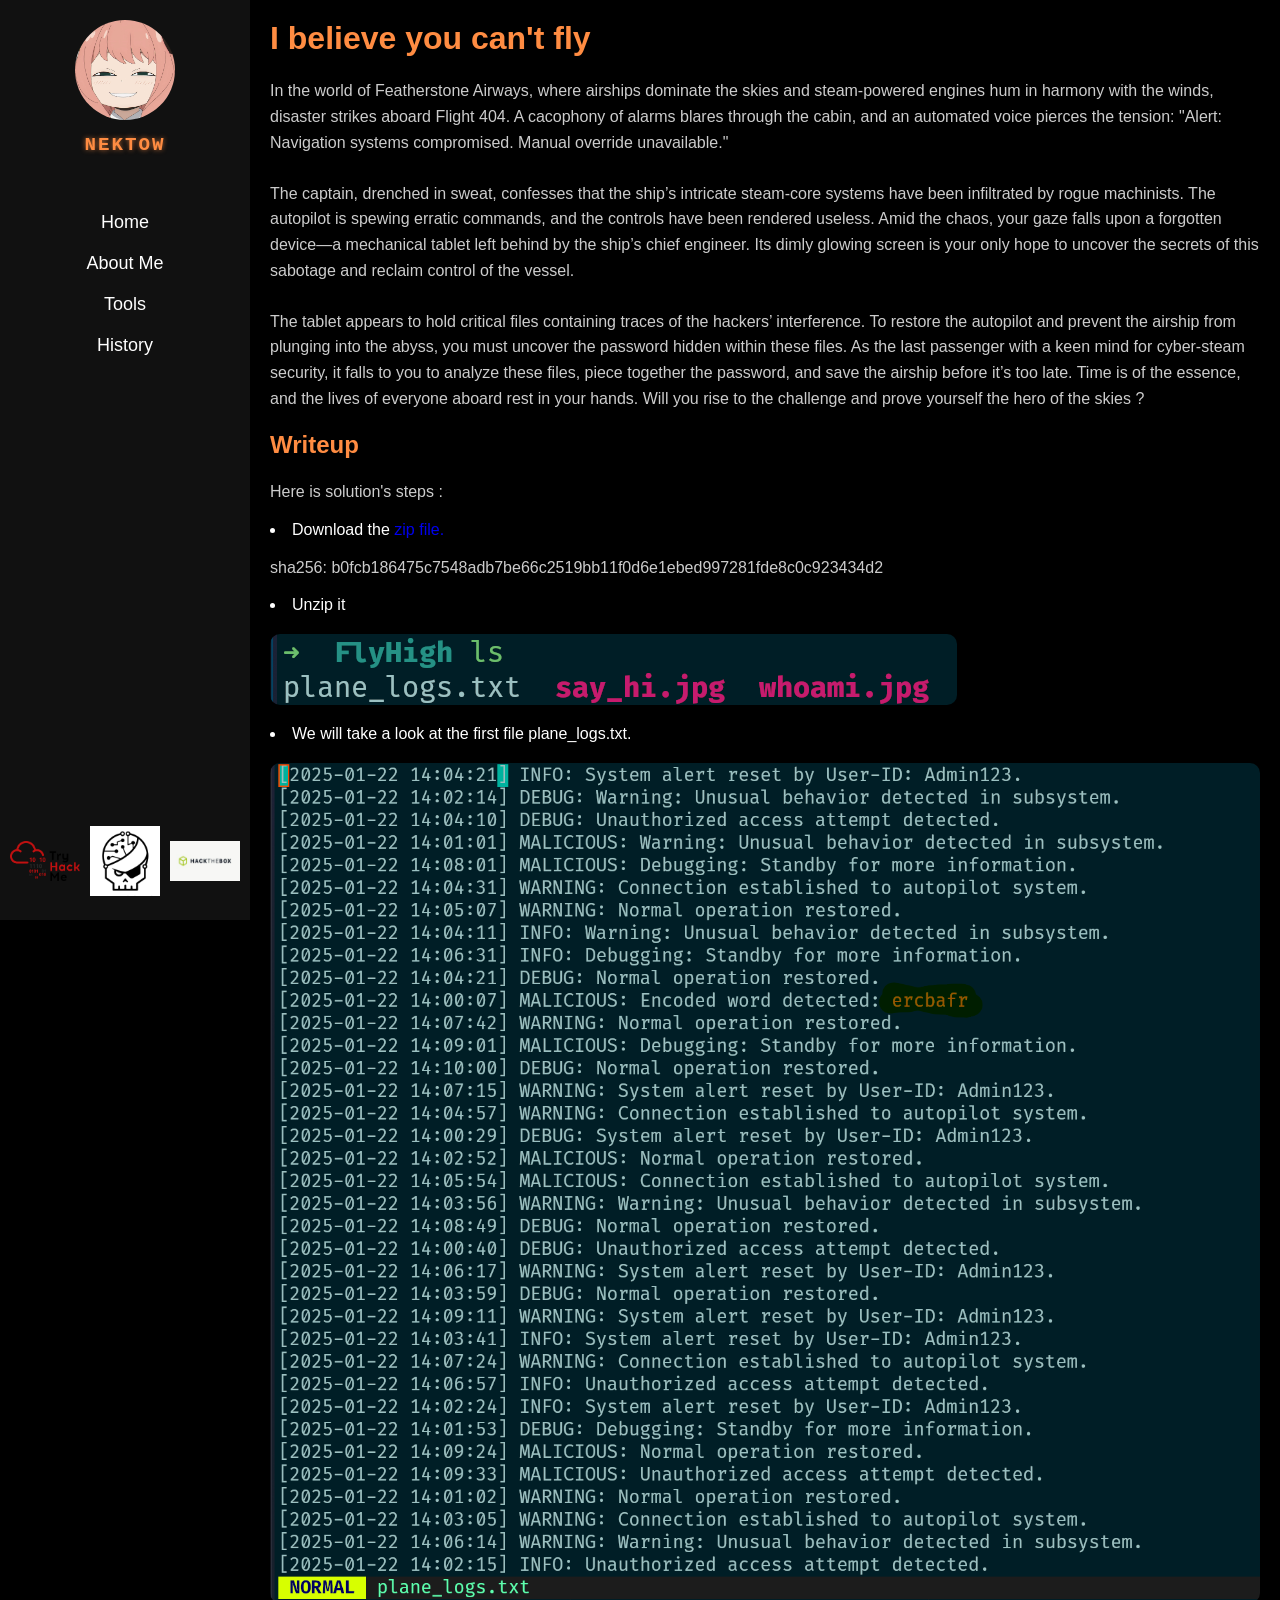
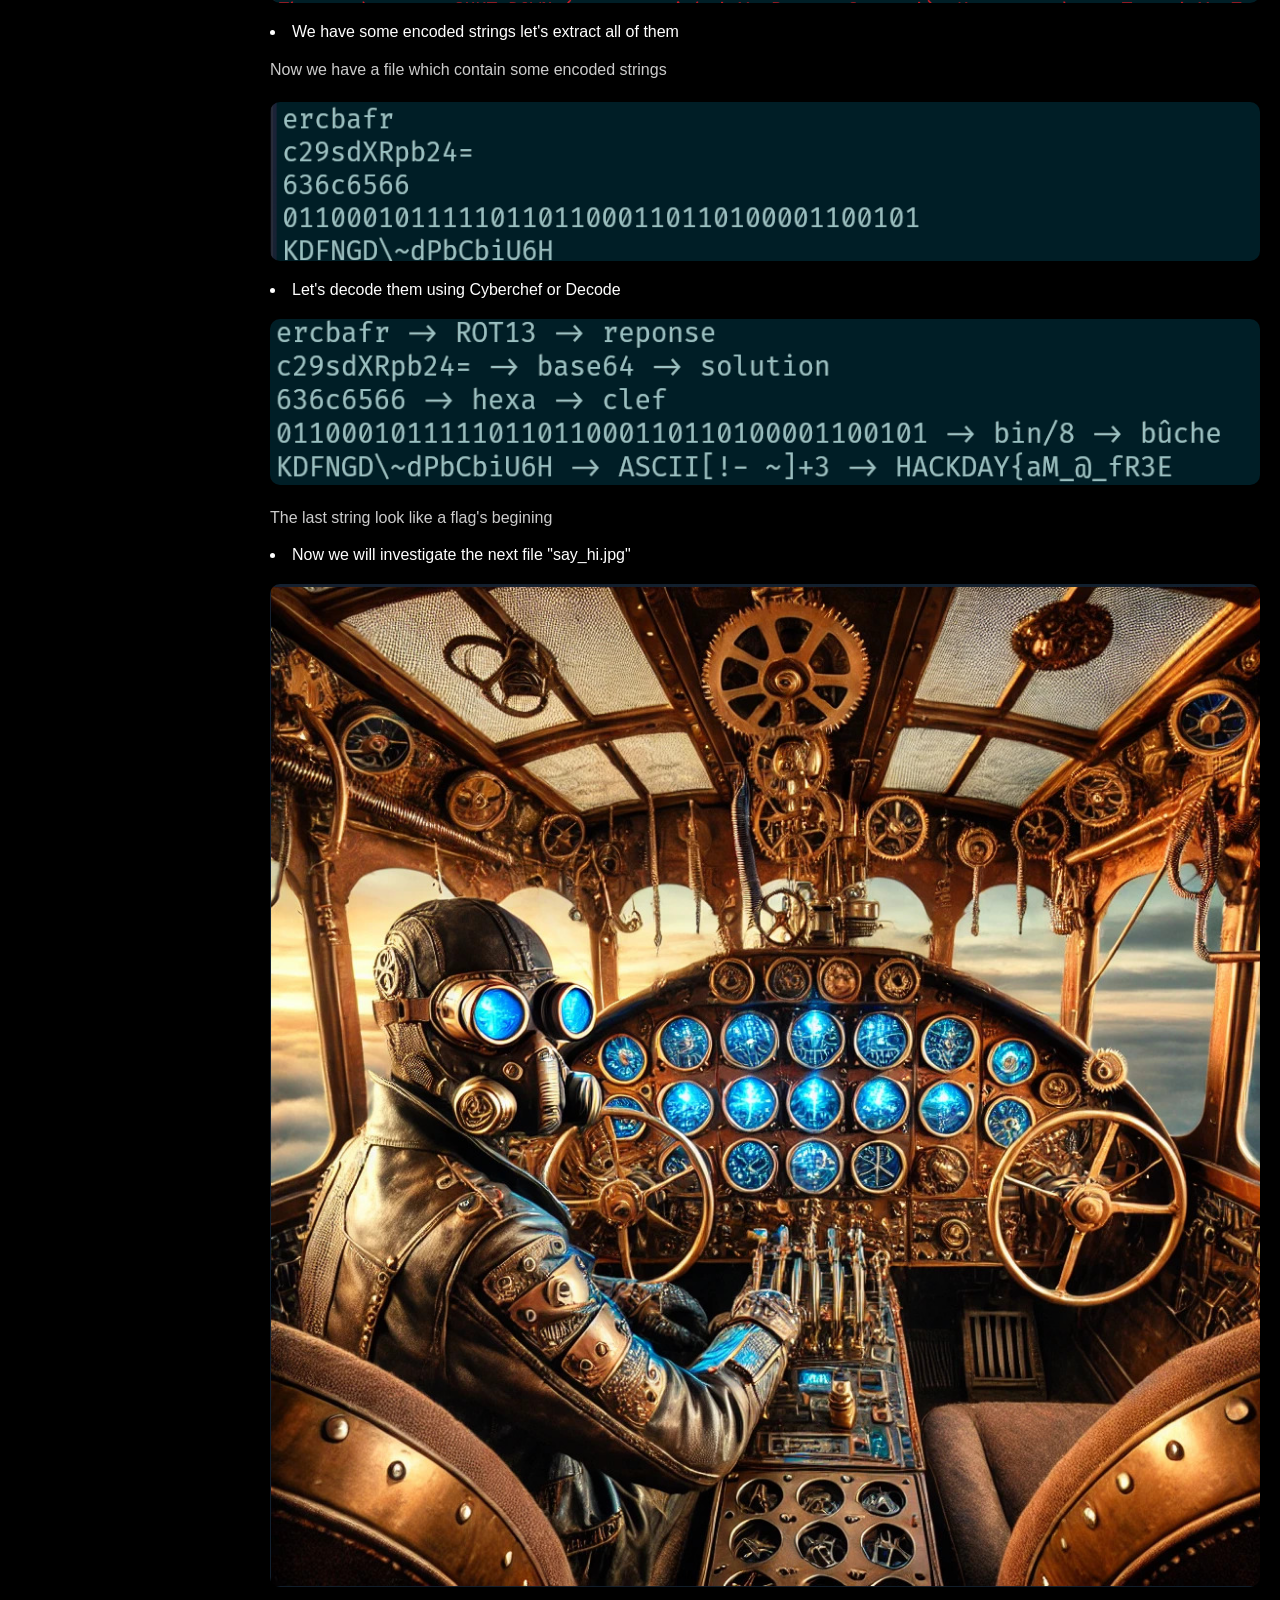
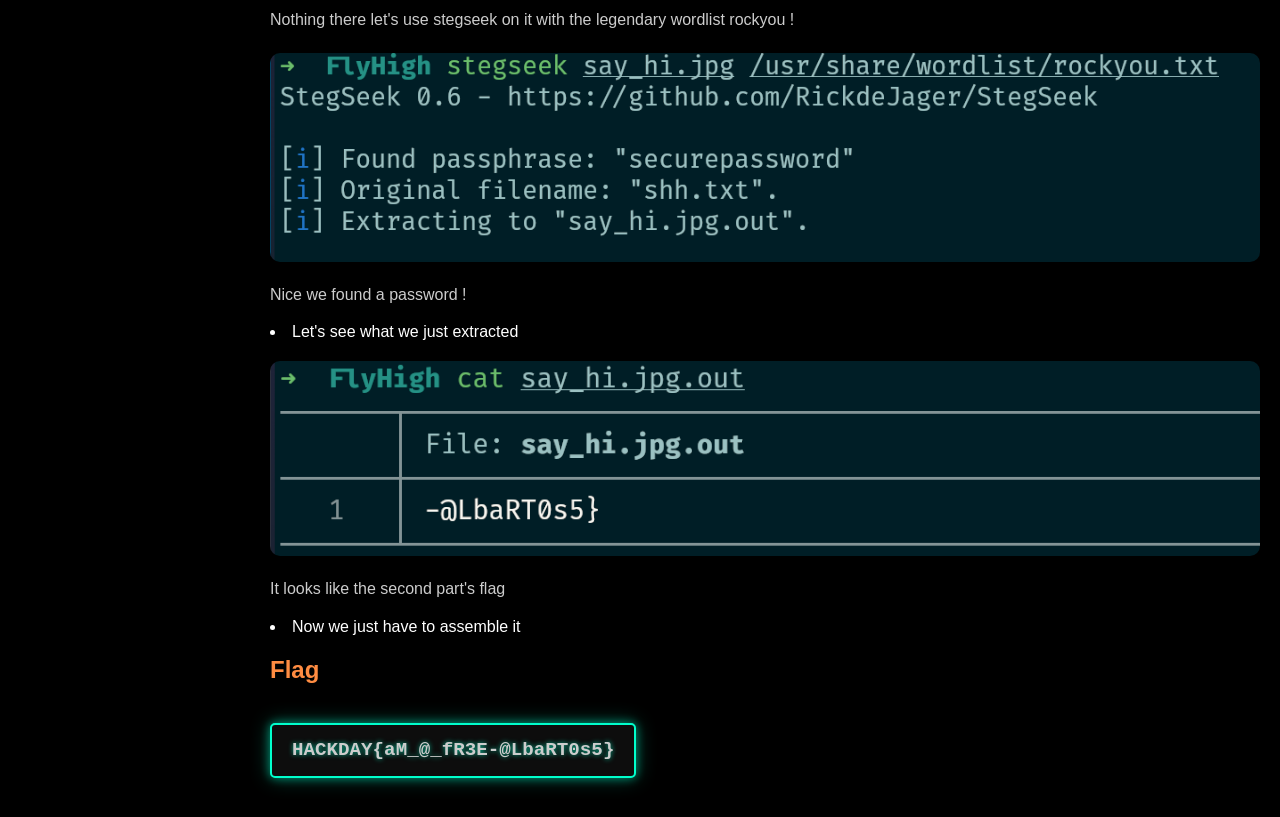
<file: ctf1-challenge4.html>
<!DOCTYPE html>
<html lang="fr">
<head>
    <meta charset="UTF-8">
    <meta name="viewport" content="width=device-width, initial-scale=1.0">
    <title>I believe you can't fly</title>
    <link rel="stylesheet" href="styles.css">
    <script type="text/javascript" src="prism.js"></script>
</head>
<body>
    <div class="sidebar">
        <div class="logo">
            <img src="assets/icons/tomato.png" alt="Tomate">
            <div class="pseudo">Nektow</div>
        </div>
        <ul>
            <li><a href="index.html">Home</a></li>
            <li><a href="about.html">About Me</a></li>
            <li><a href="tools.html">Tools</a></li>
            <li><a href="history.html">History</a></li>
        </ul>
        <div class="social-icons">
            <a href="#"><img src="assets/icons/tryhackme.png" alt="TryHackMe"></a>
            <a href="#"><img src="assets/icons/rootme.png" alt="RootMe"></a>
            <a href="#"><img src="assets/icons/hackthebox.png" alt="HackTheBox"></a>
        </div>
    </div>   
    <div class="main-content">
        <h1>I believe you can't fly</h1>
        <p>In the world of Featherstone Airways, where airships dominate the skies and steam-powered engines hum in harmony with the winds, disaster strikes aboard Flight 404. A cacophony of alarms blares through the cabin, and an automated voice pierces the tension:
"Alert: Navigation systems compromised. Manual override unavailable."
        </br>
        </br>
        The captain, drenched in sweat, confesses that the ship’s intricate steam-core systems have been infiltrated by rogue machinists. The autopilot is spewing erratic commands, and the controls have been rendered useless. Amid the chaos, your gaze falls upon a forgotten device—a mechanical tablet left behind by the ship’s chief engineer. Its dimly glowing screen is your only hope to uncover the secrets of this sabotage and reclaim control of the vessel.
        </br>
        </br>
        The tablet appears to hold critical files containing traces of the hackers’ interference. To restore the autopilot and prevent the airship from plunging into the abyss, you must uncover the password hidden within these files. As the last passenger with a keen mind for cyber-steam security, it falls to you to analyze these files, piece together the password, and save the airship before it’s too late. Time is of the essence, and the lives of everyone aboard rest in your hands. Will you rise to the challenge and prove yourself the hero of the skies ?
        </p>
        <h2>Writeup</h2>
        <p>Here is solution's steps :</p>
        <li>Download the <a href="https://raw.githubusercontent.com/ChallengeHackDay/qualif-2025/refs/heads/main/FORENSIC/I believe you can't fly/chall/FlyHigh.zip">zip file. </a></li>
        <p>sha256: b0fcb186475c7548adb7be66c2519bb11f0d6e1ebed997281fde8c0c923434d2</p>
        <li>Unzip it </li>
            <img src="assets/images/hackday_chall_flyhigh.png">
            <li>We will take a look at the first file plane_logs.txt.</li>
            <img src="assets/images/hackday_chall_flyhigh1.png">
            <li>We have some encoded strings let's extract all of them </li>
            <p>Now we have a file which contain some encoded strings </p> 
            <img src="assets/images/hackday_chall_flyhigh2.png">
            <li>Let's decode them using Cyberchef or Decode </li>
            <img src="assets/images/hackday_chall_flyhigh3.png">
            <p>The last string look like a flag's begining</p>
            <li> Now we will investigate the next file "say_hi.jpg" </li>
            <img src="assets/images/hackday_chall_flyhigh4.png">
            <p>Nothing there let's use stegseek on it with the legendary wordlist rockyou !</p>
            <img src="assets/images/hackday_chall_flyhigh5.png">
            <p>Nice we found a password !</p>
            <li>Let's see what we just extracted</li>
            <img src="assets/images/hackday_chall_flyhigh6.png">
            <p>It looks like the second part's flag</p>
            <li>Now we just have to assemble it </p>
            <h2>Flag</h2>
            <p class="flag">HACKDAY{aM_@_fR3E-@LbaRT0s5}</p>
    </div>
</body>
</html>
</file>
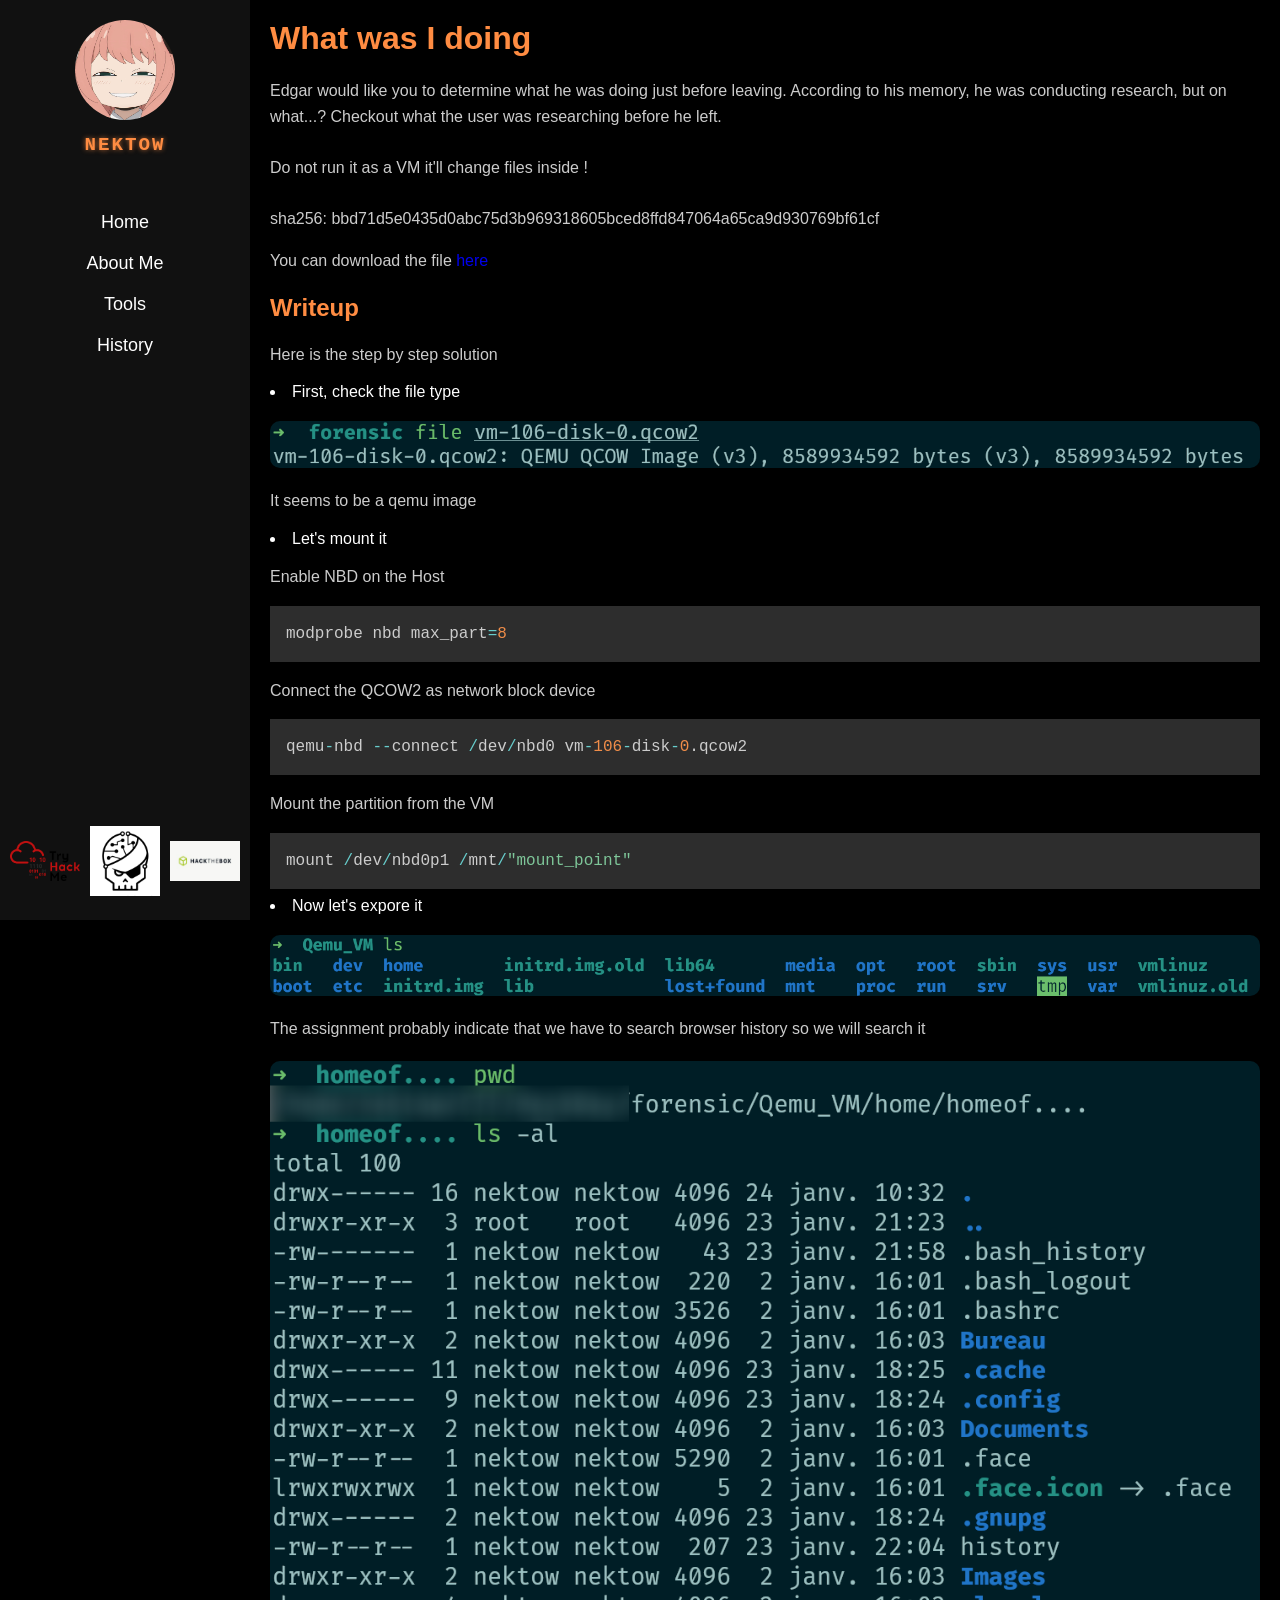
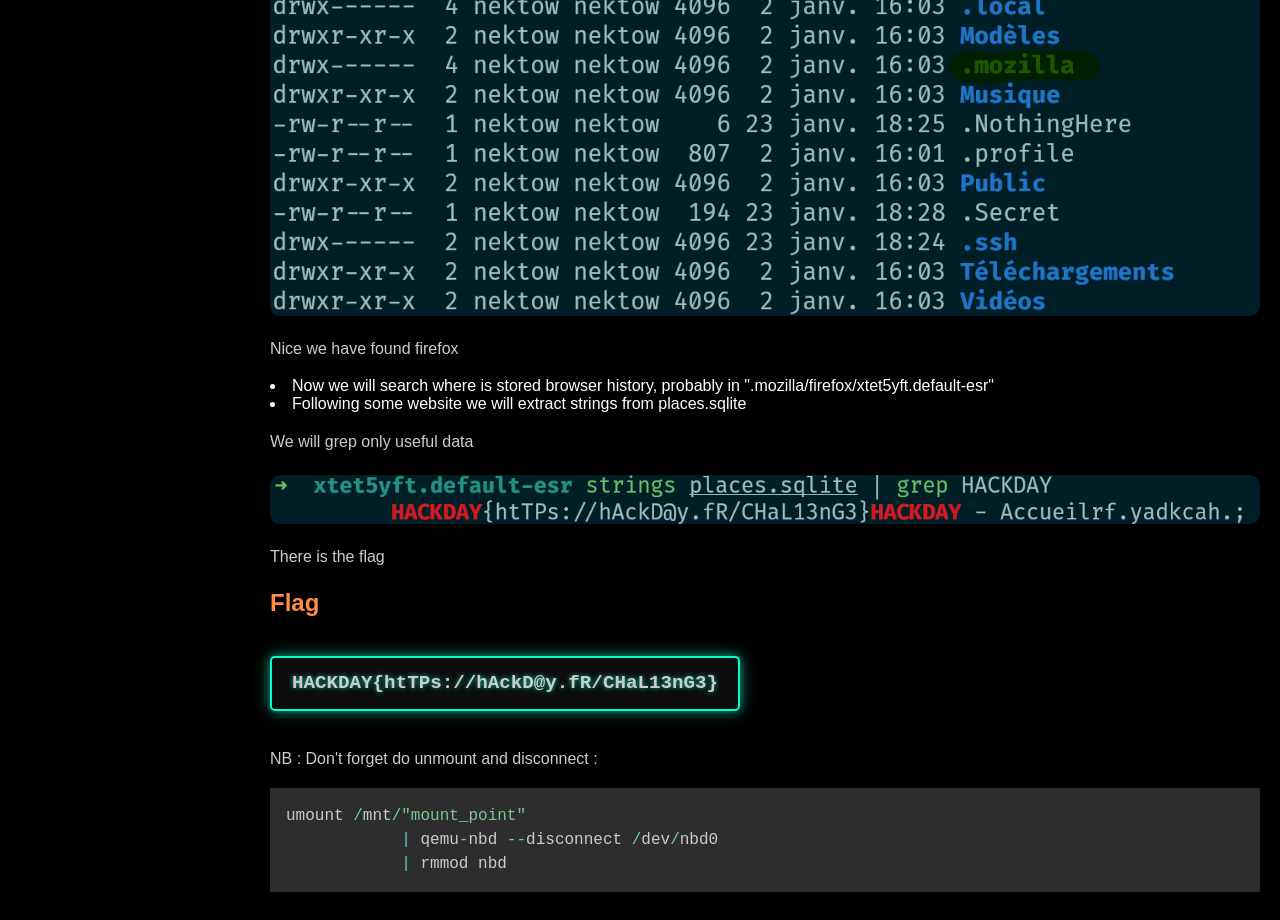
<file: ctf1-challenge5.html>
<!DOCTYPE html>
<html lang="fr">
<head>
    <meta charset="UTF-8">
    <meta name="viewport" content="width=device-width, initial-scale=1.0">
    <title>What was I doing</title>
    <link rel="stylesheet" href="styles.css">
    <script type="text/javascript" src="prism.js"></script>
</head>
<body>
    <div class="sidebar">
        <div class="logo">
            <img src="assets/icons/tomato.png" alt="Tomate">
            <div class="pseudo">Nektow</div>
        </div>
        <ul>
            <li><a href="index.html">Home</a></li>
            <li><a href="about.html">About Me</a></li>
            <li><a href="tools.html">Tools</a></li>
            <li><a href="history.html">History</a></li>
        </ul>
        <div class="social-icons">
            <a href="#"><img src="assets/icons/tryhackme.png" alt="TryHackMe"></a>
            <a href="#"><img src="assets/icons/rootme.png" alt="RootMe"></a>
            <a href="#"><img src="assets/icons/hackthebox.png" alt="HackTheBox"></a>
        </div>
    </div>   
    <div class="main-content">
        <h1>What was I doing</h1>
        <p>Edgar would like you to determine what he was doing just before leaving. According to his memory, he was conducting research, but on what...? Checkout what the user was researching before he left.
        </br>
        </br>
        Do not run it as a VM it'll change files inside !
        </br>
        </br>
        sha256: bbd71d5e0435d0abc75d3b969318605bced8ffd847064a65ca9d930769bf61cf
        </p>
        <p>You can download the file <a href="https://challenges.s3.rbx.io.cloud.ovh.net/challenges/vm-106-disk-0.qcow2">here</a></p>
        <h2>Writeup</h2>
        <p>Here is the step by step solution</p>
            <li>First, check the file type</li>
            <img src="assets/images/hackday_chall_whatwasidoing.png">
            <p>It seems to be a qemu image </p>
            <li>Let's mount it</li>
            <p>Enable NBD on the Host</p>
            <pre><code class="language-python">modprobe nbd max_part=8</code></pre>
            <p>Connect the QCOW2 as network block device</p>
            <pre><code class="language-python">qemu-nbd --connect /dev/nbd0 vm-106-disk-0.qcow2</code></pre> 
            <p>Mount the partition from the VM</p>
            <pre><code class="language-python">mount /dev/nbd0p1 /mnt/"mount_point" </code></pre>
            <li>Now let's expore it</li> 
            <img src="assets/images/hackday_chall_whatwasidoing1.png">
            <p>The assignment probably indicate that we have to search browser history so we will search it</p>
            <img src="assets/images/hackday_chall_whatwasidoing2.png">
            <p>Nice we have found firefox<p>
            <li>Now we will search where is stored browser history, probably in ".mozilla/firefox/xtet5yft.default-esr" </li>
            <li>Following some website we will extract strings from places.sqlite</li> 
            <p>We will grep only useful data </p>
            <img src="assets/images/hackday_chall_whatwasidoing3.png">
            <p>There is the flag</p>
            <h2>Flag</h2>
            <p class="flag">HACKDAY{htTPs://hAckD@y.fR/CHaL13nG3}</p>
            <p>NB : Don't forget do unmount and disconnect : </p>
            <pre><code class="language-python">umount /mnt/"mount_point" 
            | qemu-nbd --disconnect /dev/nbd0
            | rmmod nbd</code></pre>
    </div>
</body>
</html>
</file>
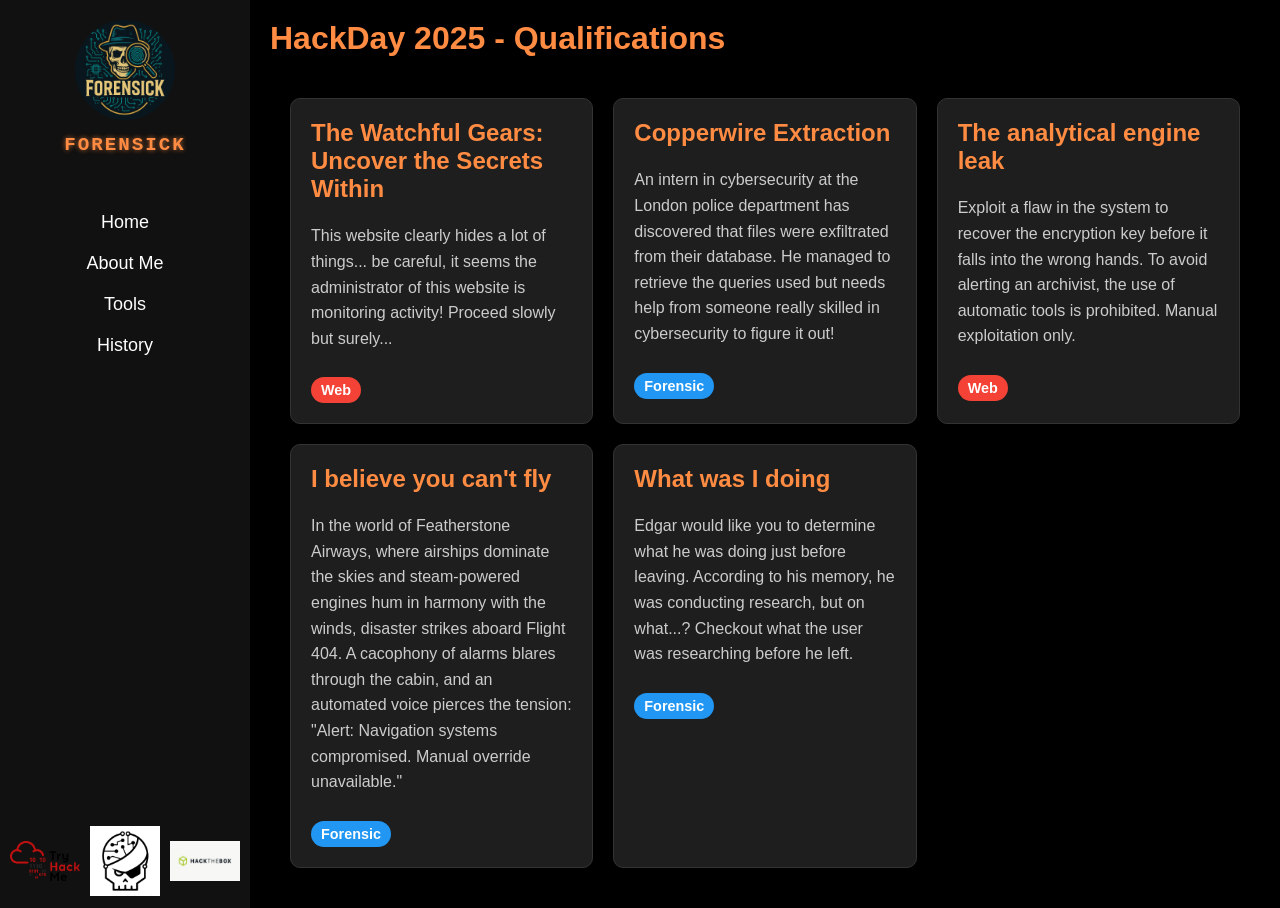
<file: ctf1.html>
<!DOCTYPE html>
<html lang="fr">
<head>
    <meta charset="UTF-8">
    <meta name="viewport" content="width=device-width, initial-scale=1.0">
    <title>CTF 1</title>
    <link rel="stylesheet" href="styles.css">
</head>
<body>
    <div class="sidebar">
        <div class="logo">
            <img src="assets/images/ForenSick.png" alt="Tomate">
            <div class="pseudo">ForenSick</div>
        </div>
        <ul>
            <li><a href="index.html">Home</a></li>
            <li><a href="about.html">About Me</a></li>
            <li><a href="tools.html">Tools</a></li>
            <li><a href="history.html">History</a></li>
        </ul>
        <div class="social-icons">
            <a href="#"><img src="assets/icons/tryhackme.png" alt="TryHackMe"></a>
            <a href="#"><img src="assets/icons/rootme.png" alt="RootMe"></a>
            <a href="#"><img src="assets/icons/hackthebox.png" alt="HackTheBox"></a>
        </div>
    </div>
    <div class="main-content">
        <h1>HackDay 2025 - Qualifications</h1>
        <div class="challenge-grid">
            <div class="challenge-card" data-category="web">
                <a href="ctf1-challenge1.html"><h2>The Watchful Gears: Uncover the Secrets Within</h2></a>
                <p>This website clearly hides a lot of things... be careful, it seems the administrator of this website is monitoring activity! Proceed slowly but surely...</p>
                <span class="category">Web</span>
            </div>
            <div class="challenge-card" data-category="forensic">
                <a href="ctf1-challenge2.html"><h2>Copperwire Extraction</h2></a>
                <p>An intern in cybersecurity at the London police department has discovered that files were exfiltrated from their database. He managed to retrieve the queries used but needs help from someone really skilled in cybersecurity to figure it out!</p>
                <span class="category">Forensic</span>
            </div>
            <div class="challenge-card" data-category="web">
                <a href="ctf1-challenge3.html"><h2>The analytical engine leak</h2></a>
                <p>Exploit a flaw in the system to recover the encryption key before it falls into the wrong hands. To avoid alerting an archivist, the use of automatic tools is prohibited. Manual exploitation only.</p>
                <span class="category">Web</span>
            </div>
            <div class="challenge-card" data-category="forensic">
                <a href="ctf1-challenge4.html"><h2>I believe you can't fly</h2></a>
                <p>In the world of Featherstone Airways, where airships dominate the skies and steam-powered engines hum in harmony with the winds, disaster strikes aboard Flight 404. A cacophony of alarms blares through the cabin, and an automated voice pierces the tension:
                "Alert: Navigation systems compromised. Manual override unavailable."</p> 
                <span class="category">Forensic</span>
            </div>
            <div class="challenge-card" data-category="forensic">
                <a href="ctf1-challenge5.html"><h2>What was I doing</h2></a>
                <p>Edgar would like you to determine what he was doing just before leaving. According to his memory, he was conducting research, but on what...? Checkout what the user was researching before he left.</p>
                <span class="category">Forensic</span>
            </div>
        </div>
    </body>
</html>
</file>
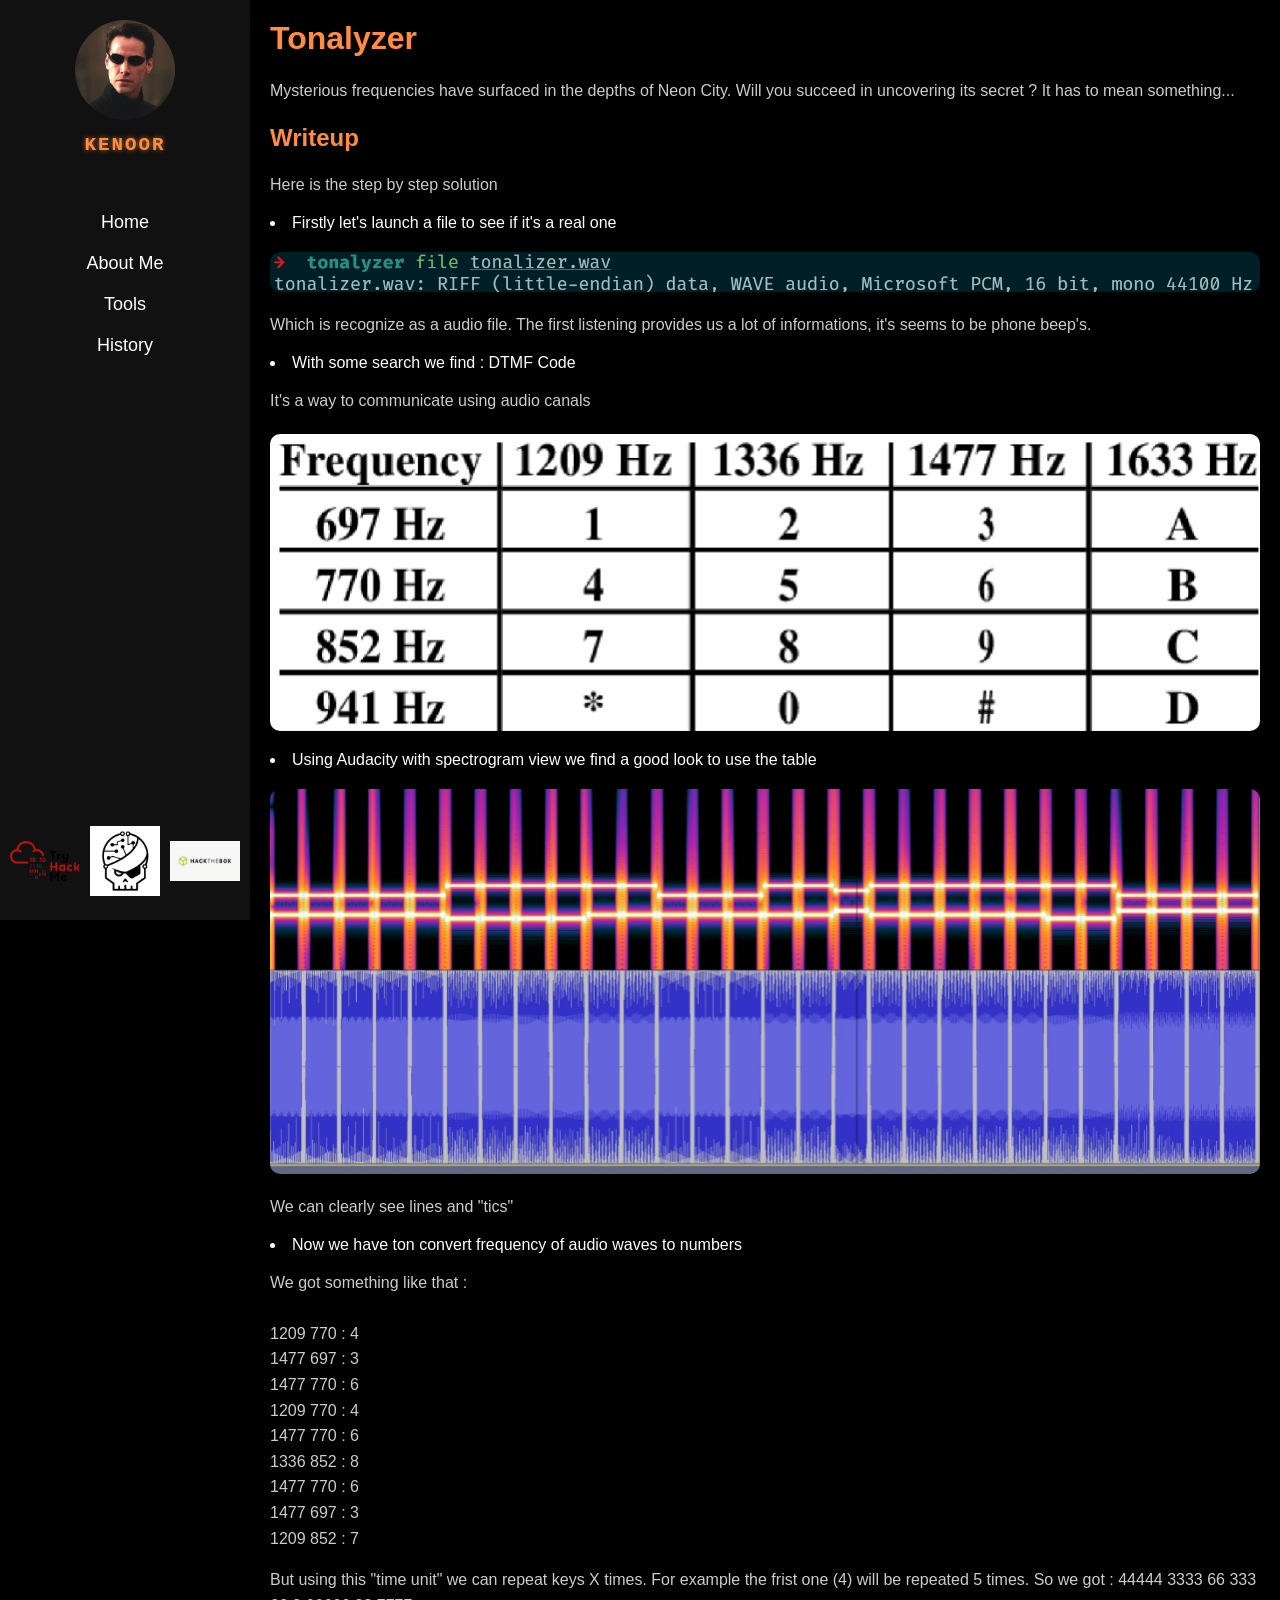
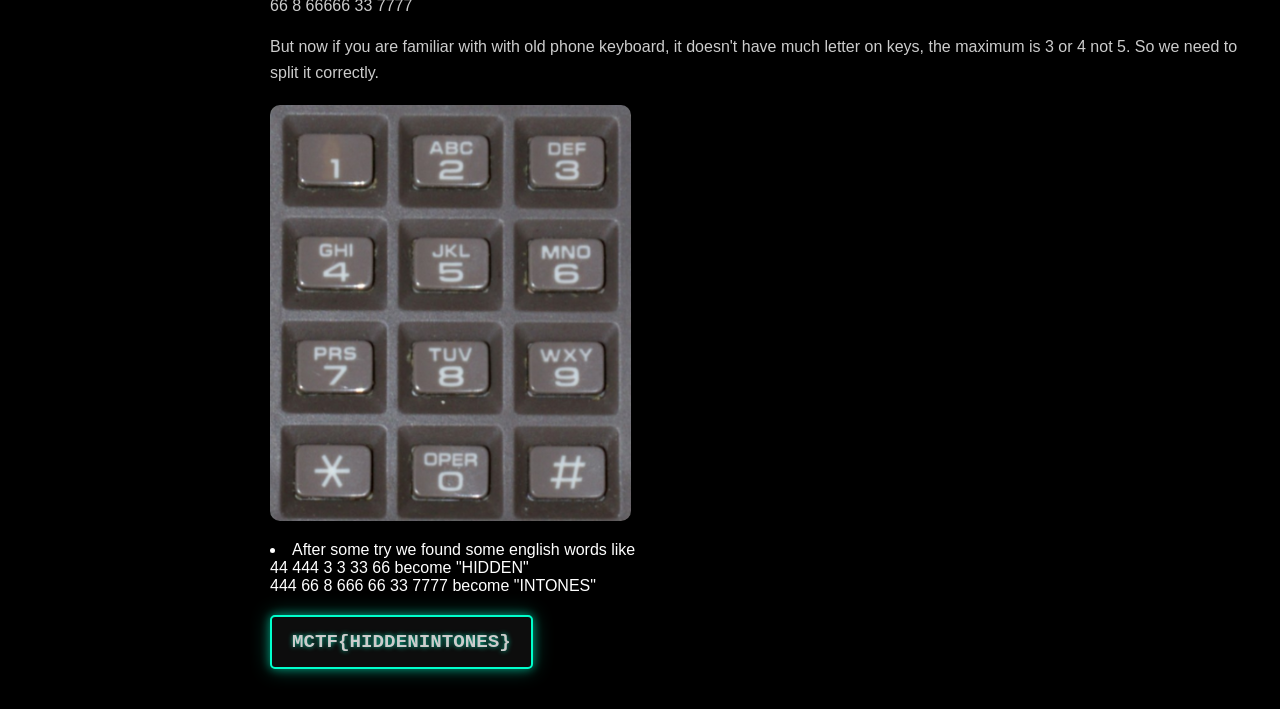
<file: ctf2-challenge1.html>
<!DOCTYPE html>
<html lang="fr">
<head>
    <meta charset="UTF-8">
    <meta name="viewport" content="width=device-width, initial-scale=1.0">
    <title>Tonalyzer</title>
    <link rel="stylesheet" href="styles.css">
    <script type="text/javascript" src="prism.js"></script>
</head>
<body>
    <div class="sidebar">
        <div class="logo">
            <img src="assets/images/Kenoor.jpg" alt="Tomate">
            <div class="pseudo">Kenoor</div>
        </div>
        <ul>
            <li><a href="index.html">Home</a></li>
            <li><a href="about.html">About Me</a></li>
            <li><a href="tools.html">Tools</a></li>
            <li><a href="history.html">History</a></li>
        </ul>
        <div class="social-icons">
            <a href="#"><img src="assets/icons/tryhackme.png" alt="TryHackMe"></a>
            <a href="#"><img src="assets/icons/rootme.png" alt="RootMe"></a>
            <a href="#"><img src="assets/icons/hackthebox.png" alt="HackTheBox"></a>
        </div>
    </div>   
    <div class="main-content">
        <h1>Tonalyzer</h1>
        <p>Mysterious frequencies have surfaced in the depths of Neon City.
Will you succeed in uncovering its secret ? It has to mean something...</p>
        <h2>Writeup</h2>
        <p>Here is the step by step solution</p>
            <li>Firstly let's launch a file to see if it's a real one</li>
            <img src="assets/images/midnight_chall_tonalyzer1.png">
            <p>Which is recognize as a audio file.
            The first listening provides us a lot of informations, it's seems to
            be phone beep's.
            </p>
        <li>With some search we find : DTMF Code </li>
        <p>It's a way to communicate using audio canals</p>
        <img src="assets/images/midnight_chall_tonalyzer2.png">
        <li>Using Audacity with spectrogram view we find a good look to use the
            table</li>
        <img src="assets/images/midnight_chall_tonalyzer3.png">
        <p>We can clearly see lines and "tics"<p>
        <li>Now we have ton convert frequency of audio waves to numbers</li>
        <p>We got something like that : 
        </br>
        </br>
        1209 770 : 4
        </br>
        1477 697 : 3
        </br>
        1477 770 : 6
        </br>
        1209 770 : 4
        </br>
        1477 770 : 6
        </br>
        1336 852 : 8
        </br>
        1477 770 : 6
        </br>
        1477 697 : 3
        </br>
        1209 852 : 7
        </p>
        <p> But using this "time unit" we can repeat keys X times. For example
        the frist one (4) will be repeated 5 times. So we got : 44444 3333 66 333 66 8 66666 33 7777
        </p>
        <p> But now if you are familiar with with old phone keyboard, it
            doesn't have much letter on keys, the maximum is 3 or 4 not 5. So we
            need to split it correctly.
        </p>
        <img src="assets/images/midnight_chall_tonalyzer4.png">
        <li> After some try we found some english words like 
        </br> 
        44 444 3 3 33 66 become "HIDDEN"
        </br>
        444 66 8 666 66 33 7777 become "INTONES"
        </li>  
        <p class="flag">MCTF{HIDDENINTONES}</p>
    </div>
</body>
</html>
</file>
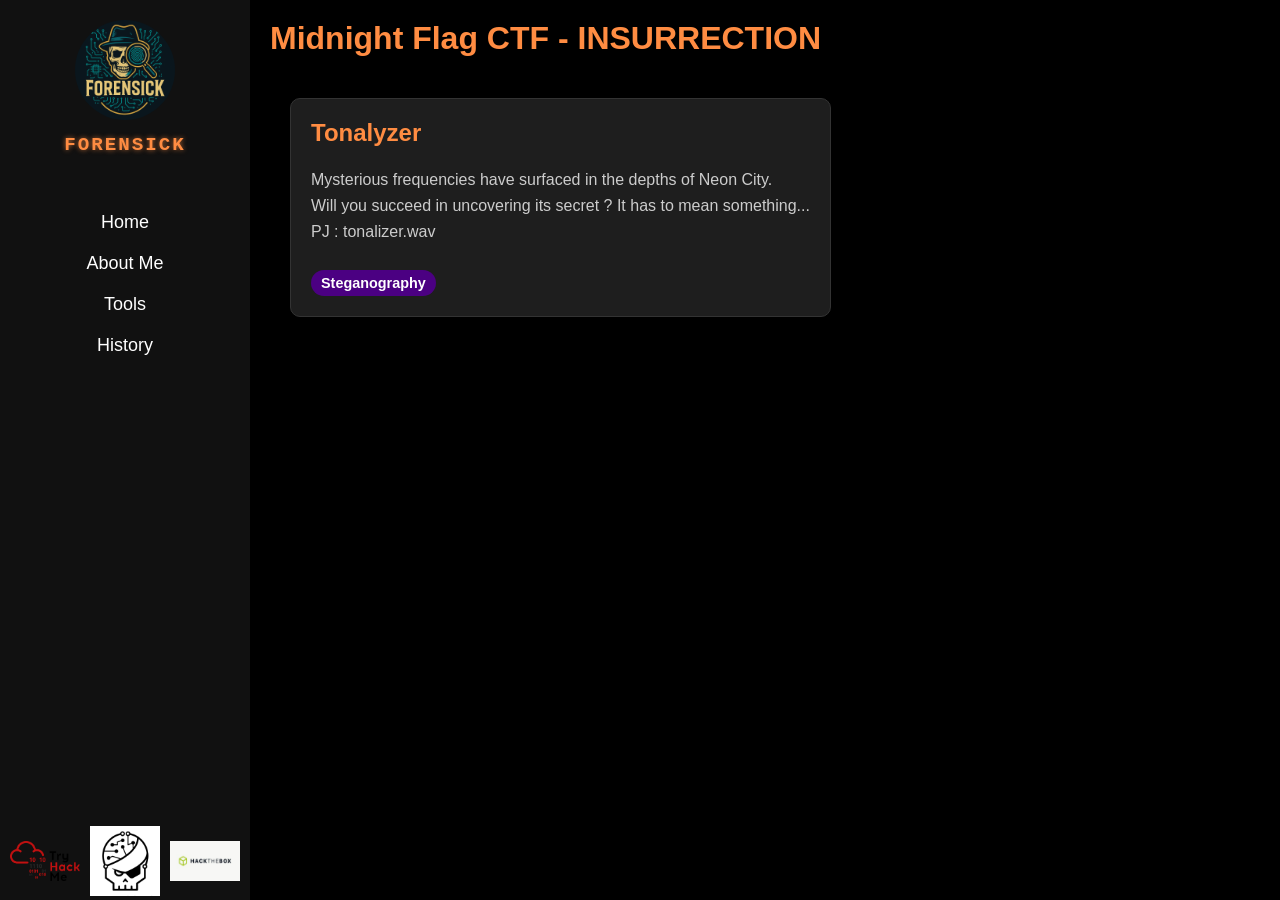
<file: ctf2.html>
<!DOCTYPE html>
<html lang="fr">
<head>
    <meta charset="UTF-8">
    <meta name="viewport" content="width=device-width, initial-scale=1.0">
    <title>CTF 1</title>
    <link rel="stylesheet" href="styles.css">
</head>
<body>
    <div class="sidebar">
        <div class="logo">
            <img src="assets/images/ForenSick.png" alt="Tomate">
            <div class="pseudo">ForenSick</div>
        </div>
        <ul>
            <li><a href="index.html">Home</a></li>
            <li><a href="about.html">About Me</a></li>
            <li><a href="tools.html">Tools</a></li>
            <li><a href="history.html">History</a></li>
        </ul>
        <div class="social-icons">
            <a href="#"><img src="assets/icons/tryhackme.png" alt="TryHackMe"></a>
            <a href="#"><img src="assets/icons/rootme.png" alt="RootMe"></a>
            <a href="#"><img src="assets/icons/hackthebox.png" alt="HackTheBox"></a>
        </div>
    </div>
    <div class="main-content">
        <h1>  Midnight Flag CTF - INSURRECTION</h1>
        <div class="challenge-grid">
            <div class="challenge-card" data-category="steganography"> 
                <a href="ctf2-challenge1.html"><h2>Tonalyzer</h2></a>
                <p>
                Mysterious frequencies have surfaced in the depths of Neon City.
                </br>
                Will you succeed in uncovering its secret ? It has to mean something...
                </br>
                PJ : tonalizer.wav
                </p>
                <span class="category">Steganography</span>
            </div>
        </div>
    </body>
</html>
</file>
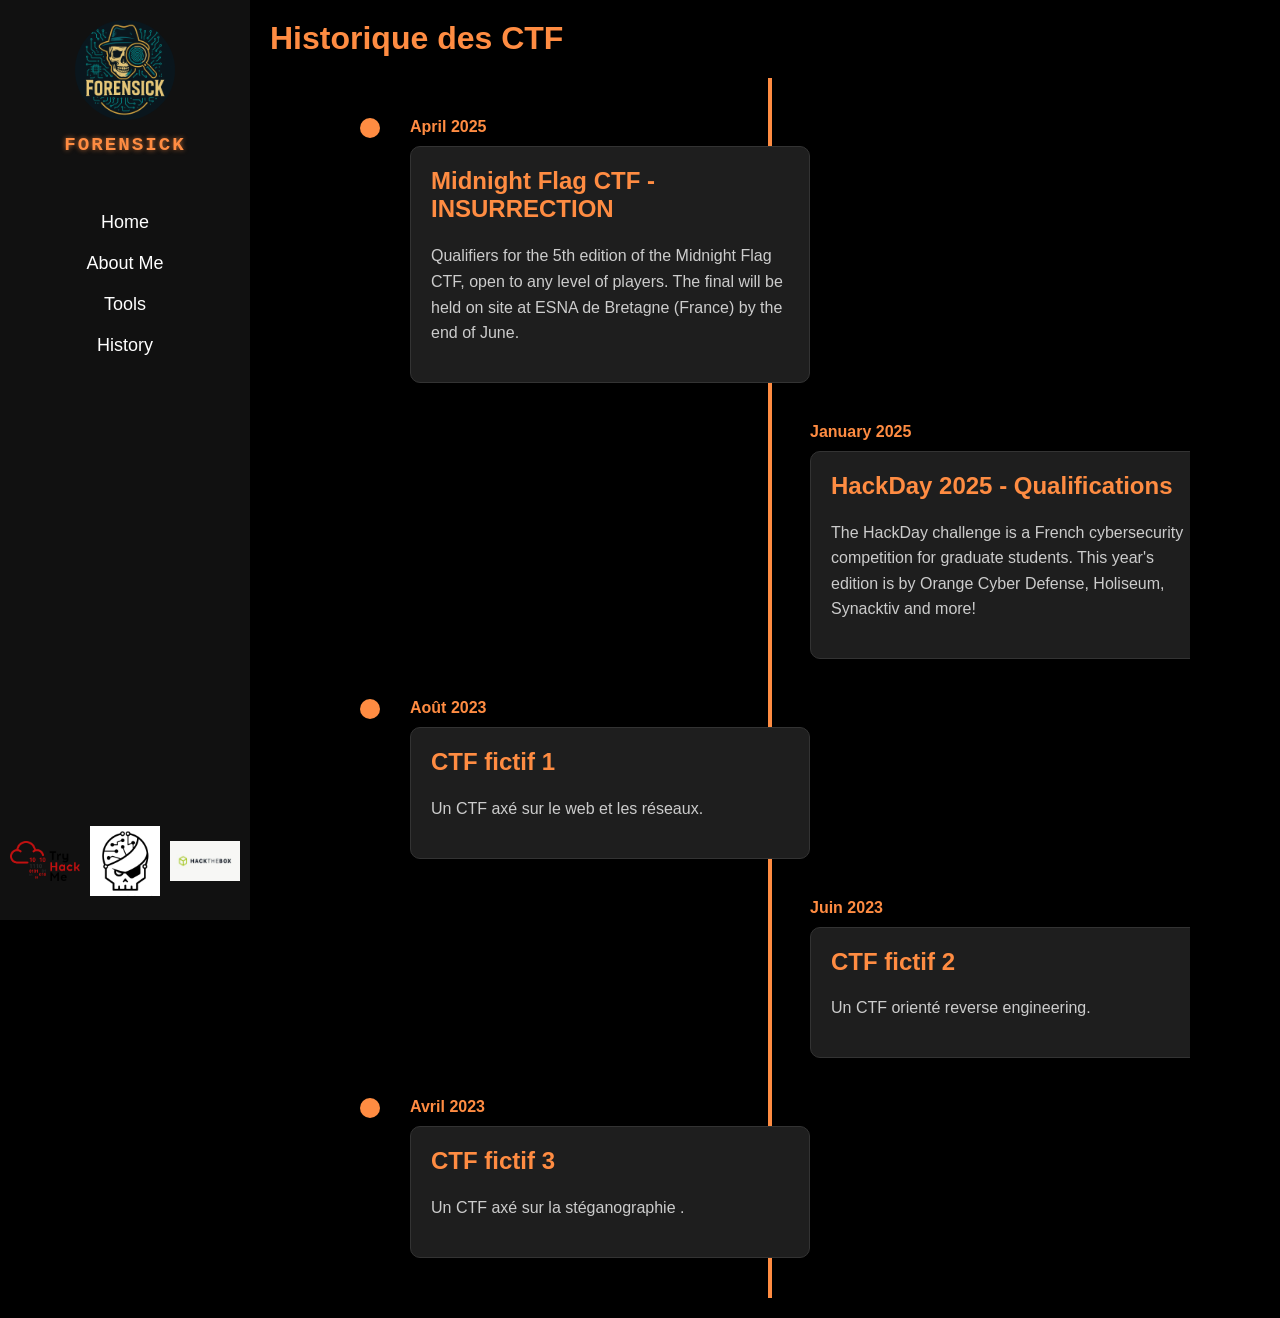
<file: history.html>
<!DOCTYPE html>
<html lang="fr">
<head>
    <meta charset="UTF-8">
    <meta name="viewport" content="width=device-width, initial-scale=1.0">
    <title>Historique des CTF</title>
    <link rel="stylesheet" href="styles.css">
</head>
<body>
    <div class="sidebar">
        <div class="logo">
            <img src="assets/images/ForenSick.png" alt="Tomate">
            <div class="pseudo">ForenSick</div>
        </div>
        <ul>
            <li><a href="index.html">Home</a></li>
            <li><a href="about.html">About Me</a></li>
            <li><a href="tools.html">Tools</a></li>
            <li><a href="history.html">History</a></li>
        </ul>
        <div class="social-icons">
            <a href="#"><img src="assets/icons/tryhackme.png" alt="TryHackMe"></a>
            <a href="#"><img src="assets/icons/rootme.png" alt="RootMe"></a>
            <a href="#"><img src="assets/icons/hackthebox.png" alt="HackTheBox"></a>
        </div>
    </div>
    <div class="main-content">
        <h1>Historique des CTF</h1>
        <div class="timeline">
             <div class="timeline-item">
                <div class="timeline-date">April 2025</div>
                <div class="timeline-content">
                    <a href="ctf2.html"><h2>Midnight Flag CTF - INSURRECTION</h2></a>
                    <p> Qualifiers for the 5th edition of the Midnight Flag CTF, open to any level of players.
The final will be held on site at ESNA de Bretagne (France) by the end of June.
                    </p>
                </div>
            </div>
            <!-- Dernier CTF -->
            <div class="timeline-item">
                <div class="timeline-date">January 2025</div>
                <div class="timeline-content">
                    <a href="ctf1.html"><h2>HackDay 2025 - Qualifications</h2></a>
                    <p> The HackDay challenge is a French cybersecurity competition for graduate students. This year's edition is by Orange Cyber Defense, Holiseum, Synacktiv and more! </p>
                </div>
            </div>
            <!-- CTF fictif 1 -->
            <div class="timeline-item">
                <div class="timeline-date">Août 2023</div>
                <div class="timeline-content">
                    <a href="#"><h2>CTF fictif 1</h2></a>
                    <p>Un CTF axé sur le web et les réseaux.</p>
                </div>
            </div>
            <!-- CTF fictif 2 -->
            <div class="timeline-item">
                <div class="timeline-date">Juin 2023</div>
                <div class="timeline-content">
                    <a href="#"><h2>CTF fictif 2</h2></a>
                    <p>Un CTF orienté reverse engineering.</p>
                </div>
            </div>
            <!-- CTF fictif 3 -->
            <div class="timeline-item">
                <div class="timeline-date">Avril 2023</div>
                <div class="timeline-content">
                    <a href="#"><h2>CTF fictif 3</h2></a>
                    <p>Un CTF axé sur la stéganographie .</p>
                </div>
            </div>
        </div>
    </div>
</body>
</html>
</file>
<file: styles.css>
/* ==================== */
/* Reset et styles de base */
/* ==================== */
body {
    margin: 0;
    font-family: Arial, sans-serif;
    background-color: #000;
    color: #fff;
    display: flex;
}

a {
    text-decoration: none;
}



/* ==================== */
/* Barre latérale (Sidebar) */
/* ==================== */
.sidebar {
    width: 250px;
    background-color: #111;
    height: 100vh; /* Prend toute la hauteur de l'écran */
    display: flex;
    flex-direction: column;
    align-items: center;
    padding-top: 20px;
    position: fixed; /* Fixe la barre latérale */
    left: 0;
    top: 0;
    overflow-y: auto; /* Permet le défilement si nécessaire */
}

.logo img {
    width: 100px;
    height: 100px;
    border-radius: 50%;
    object-fit: cover;
}

.sidebar ul {
    list-style: none;
    padding: 0;
    width: 100%;
}

.sidebar ul li {
    margin: 20px 0;
    text-align: center;
}

.sidebar ul li a {
    color: #fff;
    text-decoration: none;
    font-size: 18px;
}

.sidebar ul li a:hover {
    color: #ff8c42;
}

.social-icons {
    margin-top: auto;
    margin-bottom: 20px;
    display: flex;
    justify-content: center;
    gap: 10px; /* Espacement entre les icônes */
}

.social-icons img {
    width: 70px; /* Taille fixe pour toutes les icônes */
    height: 70px; /* Taille fixe pour toutes les icônes */
    object-fit: contain; /* Assure que les icônes conservent leurs proportions */
}


/* ==================== */
/* Contenu principal */
/* ==================== */
.main-content {
    padding: 20px;
    max-width: 1200px; /* Limite la largeur du contenu pour une meilleure lisibilité */
    margin: 0 auto; /* Centre le contenu */
    overflow-x: hidden; /* Empêche le débordement horizontal */
    margin-left: 250px !important;
}

.main-content img {
    max-width: 100%; /* L'image ne dépasse pas la largeur du conteneur */
    height: auto; /* Maintient le ratio de l'image */
    display: block; /* Évite les espaces indésirables autour de l'image */
    border-radius: 10px; /* Coins arrondis */
    margin-top: 20px; /* Espacement au-dessus de l'image */
    margin-bottom: 20px; /* Espacement en dessous de l'image */
    box-shadow: 0 4px 8px rgba(0, 0, 0, 0.2); /* Ombre légère */
}

.main-content h1 {
    margin-top: 0;
    color: #ff8c42; /* Couleur orange pour le titre */
}

.main-content h2 {
    color: #ff8c42; /* Couleur orange pour les sous-titres */
    margin-top: 20px; /* Espacement au-dessus des sous-titres */
}

.main-content p, .main-content ol {
    color: #ccc; /* Texte en gris clair */
    line-height: 1.6; /* Interligne confortable */
}

.main-content ol {
    padding-left: 20px; /* Indentation pour les listes ordonnées */
}

.main-content ol li {
    margin-bottom: 10px; /* Espacement entre les éléments de la liste */
}

/* ==================== */
/* Styles pour la page About Me */
/* ==================== */
.about-section {
    background-color: #1e1e1e; /* Fond sombre */
    border-radius: 10px; /* Coins arrondis */
    border: 1px solid #333; /* Bordure subtile */
    padding: 20px; /* Espacement interne */
    margin-bottom: 20px; /* Espacement entre les sections */
    transition: transform 0.2s, box-shadow 0.2s; /* Animation au survol */
}

.about-section:hover {
    transform: translateY(-5px); /* Légère élévation au survol */
    box-shadow: 0 5px 15px rgba(255, 140, 66, 0.3); /* Ombre orange */
}

.about-section h2 {
    color: #ff8c42; /* Couleur orange pour les titres */
    margin-top: 0; /* Supprime la marge supérieure par défaut */
}

.about-section p {
    color: #ccc; /* Texte en gris clair */
    line-height: 1.6; /* Interligne confortable */
}

.skills-list {
    list-style: none; /* Supprime les puces */
    padding: 0; /* Supprime le padding par défaut */
}

.skills-list li {
    background-color: #333; /* Fond sombre pour les éléments de liste */
    border-radius: 5px; /* Coins arrondis */
    padding: 10px; /* Espacement interne */
    margin-bottom: 10px; /* Espacement entre les éléments */
    color: #fff; /* Texte en blanc */
}

.experience-item {
    margin-bottom: 20px; /* Espacement entre les expériences */
}

.experience-item h3 {
    color: #ff8c42; /* Couleur orange pour les titres d'expérience */
    margin-bottom: 5px; /* Espacement sous le titre */
}

.experience-item .date {
    color: #888; /* Texte en gris pour la date */
    font-size: 0.9em; /* Taille du texte réduite */
    margin-bottom: 10px; /* Espacement sous la date */
}
/* ==================== */
/* Pseudo dans la barre latérale */
/* ==================== */
.logo {
    text-align: center; /* Centrer le contenu */
    margin-bottom: 20px; /* Espacement en dessous */
}

.logo img {
    width: 100px;
    height: 100px;
    border-radius: 50%;
    object-fit: cover;
}

.pseudo {
    font-family: 'Courier New', Courier, monospace; /* Police type terminal */
    font-size: 1.2em; /* Taille du texte */
    color: #ff8c42; /* Couleur orange */
    text-transform: uppercase; /* Texte en majuscules */
    letter-spacing: 2px; /* Espacement entre les lettres */
    margin-top: 10px; /* Espacement au-dessus */
    font-weight: bold; /* Texte en gras */
    text-shadow: 0 0 5px rgba(255, 140, 66, 0.7); /* Ombre orange pour un effet cyber */
}

/* ==================== */
/* Liste des CTFs */
/* ==================== */
.ctf-list {
    list-style: none;
    padding: 0;
    display: flex;
    flex-direction: column;
    gap: 20px; /* Espacement entre les éléments */
}

.ctf-list li {
    background-color: #1e1e1e; /* Fond sombre */
    border-radius: 10px; /* Coins arrondis */
    border: 1px solid #333; /* Bordure subtile */
    padding: 20px; /* Espacement interne */
    transition: transform 0.2s, box-shadow 0.2s; /* Animation au survol */
}

.ctf-list li:hover {
    transform: translateY(-5px); /* Légère élévation au survol */
    box-shadow: 0 5px 15px rgba(255, 140, 66, 0.3); /* Ombre orange */
}

.ctf-list li a {
    color: #ff8c42; /* Couleur orange pour les liens */
    text-decoration: none; /* Pas de soulignement */
    font-size: 1.2em; /* Taille du texte */
    font-weight: bold; /* Texte en gras */
}

.ctf-list li a:hover {
    text-decoration: underline; /* Soulignement au survol */
}

.ctf-list li p {
    color: #ccc; /* Couleur du texte */
    margin-top: 10px; /* Espacement entre le titre et la description */
    line-height: 1.6; /* Interligne */
}
/* ==================== */
/* Grille des challenges */
/* ==================== */
.challenge-grid {
    display: grid;
    grid-template-columns: repeat(auto-fit, minmax(300px, 1fr));
    gap: 20px;
    padding: 20px;
}

.challenge-card {
    background-color: #1e1e1e;
    border-radius: 10px;
    padding: 20px;
    border: 1px solid #333;
    transition: transform 0.2s, box-shadow 0.2s;
}

.challenge-card:hover {
    transform: translateY(-5px);
    box-shadow: 0 5px 15px rgba(255, 140, 66, 0.3);
}

.challenge-card h2 {
    margin-top: 0;
    color: #ff8c42;
}

.challenge-card p {
    color: #ccc;
}

.category {
    display: inline-block;
    padding: 5px 10px;
    border-radius: 15px;
    font-size: 0.9em;
    font-weight: bold;
    margin-top: 10px;
}

/* ==================== */
/* Barre de recherche */
/* ==================== */
.search-bar {
    margin-bottom: 20px;
    width: 98%; /* Prend toute la largeur disponible */
}

.search-bar input {
    width: 100%;
    padding: 10px;
    border: 1px solid #333;
    border-radius: 5px;
    background-color: #1e1e1e;
    color: #fff;
    font-size: 16px;
}

.search-bar input::placeholder {
    color: #888;
}

/* ==================== */
/* Grille des outils */
/* ==================== */
.tools-grid {
    display: grid;
    grid-template-columns: repeat(auto-fit, minmax(300px, 1fr));
    gap: 20px;
    max-width: 1200px; /* Largeur maximale pour la grille */
    margin: 0 auto; /* Centrer la grille */
    padding: 0 20px; /* Espacement sur les côtés */
}

/* ==================== */
/* Cartes d'outils */
/* ==================== */
.tool-card {
    background-color: #1e1e1e;
    border-radius: 10px;
    padding: 20px;
    border: 1px solid #333;
    transition: transform 0.2s, box-shadow 0.2s;
    cursor: pointer;
}

.tool-card:hover {
    transform: translateY(-5px);
    box-shadow: 0 5px 15px rgba(255, 140, 66, 0.3);
}

.tool-card .tool-summary h2 {
    margin-top: 0;
    color: #ff8c42;
}

.tool-card .tool-summary p {
    color: #ccc;
}

.tool-card .tool-summary a {
    color: #ff8c42;
    text-decoration: none;
}

.tool-card .tool-summary a:hover {
    text-decoration: underline;
}

/* Section détaillée (masquée par défaut) */
.tool-card .tool-details {
    display: none;
    margin-top: 20px;
}

.tool-card.expanded .tool-details {
    display: block;
}

.tool-card.expanded {
    grid-column: 1 / -1; /* Prend toute la largeur */
    max-width: 800px; /* Largeur maximale pour correspondre à la barre de recherche */
    margin: 0 auto; /* Centrer la carte */
}

.tool-card.expanded img {
    max-width: 100%;
    border-radius: 5px;
    margin-top: 10px;
}

/* ==================== */
/* Catégories */
/* ==================== */
.tool-card .category {
    display: inline-block;
    padding: 5px 10px;
    border-radius: 15px;
    font-size: 0.9em;
    font-weight: bold;
    margin-top: 10px;
    background-color: #444;
    color: #fff;
}

/* Couleurs des catégories */

.challenge-card[data-category="crypto"] .category,
.tool-card[data-category="crypto"] .category {
    background-color:  #ff9900 /* Vert */
}
.challenge-card[data-category="réseau"] .category,
.tool-card[data-category="réseau"] .category {
    background-color: #4caf50; /* Vert */
}

.challenge-card[data-category="forensic"] .category,
.tool-card[data-category="forensic"] .category {
    background-color: #2196f3; /* Bleu */
}

.challenge-card[data-category="steganography"] .category,
.tool-card[data-category="steganography"] .category {
    background-color: #4B0082; /* Indigo foncé */
}

.challenge-card[data-category="web"] .category,
.tool-card[data-category="web"] .category {
    background-color: #f44336; /* Rouge */
}

.tool-card[data-category="network"] .category{
    background-color: #2168f7; 
}

.tool-card[data-category="bruteforce"] .category{
    background-color: #9d080b; 
} 

/* ==================== */
/* Frise chronologique */
/* ==================== */
.timeline {
    position: relative;
    max-width: 800px;
    margin: 0 auto;
    padding: 20px 0;

}

.main-content .timeline {
    position: relative;
    max-width: 800px;
    margin: 0 auto;
    padding: 20px 0;
    margin-left: 100px !important;

}

.timeline::before {
    content: '';
    position: absolute;
    top: 0;
    bottom: 0;
    width: 4px;
    background-color: #ff8c42;
    left: 50%;
    margin-left: -2px;
}

.timeline-item {
    padding: 20px 40px;
    position: relative;
    width: 50%;
}

.timeline-item:nth-child(odd) {
    left: 0;
}

.timeline-item:nth-child(even) {
    left: 50%;
}

.timeline-item::before {
    content: '';
    position: absolute;
    width: 20px;
    height: 20px;
    border-radius: 50%;
    background-color: #ff8c42;
    top: 20px;
    left: -10px;
    z-index: 1;
}

.timeline-item:nth-child(even)::before {
    left: auto;
    right: -10px;
}

.timeline-content {
    padding: 20px;
    background-color: #1e1e1e;
    border-radius: 10px;
    border: 1px solid #333;
    position: relative;
}

.timeline-content a {
    text-decoration: none; /* Supprime le soulignement */
    color: inherit; /* Hérite de la couleur du parent */
}

.timeline-content a:hover h2 {
    color: #ff8c42; /* Change la couleur au survol */
}

.timeline-content h2 {
    margin-top: 0;
    color: #ff8c42;
}

.timeline-content p {
    color: #ccc;
}

.timeline-date {
    font-weight: bold;
    color: #ff8c42;
    margin-bottom: 10px;
}

/* ==================== */
/* Styles pour les flags */
/* ==================== */
.flag {
    display: inline-block;
    padding: 10px 20px;
    font-family: 'Courier New', Courier, monospace; /* Police type terminal */
    font-size: 1.2em;
    font-weight: bold;
    color: #00ffcc; /* Texte en cyan néon */
    background: #0d0d0d; /* Fond noir */
    border: 2px solid #00ffcc; /* Bordure cyan néon */
    border-radius: 5px; /* Coins légèrement arrondis */
    box-shadow: 0 0 10px rgba(0, 255, 204, 0.5), 0 0 20px rgba(0, 255, 204, 0.3); /* Ombre néon */
    text-shadow: 0 0 5px rgba(0, 255, 204, 0.7); /* Ombre cyan pour le texte */
}
/* Animation de lueur */
@keyframes glow {
    0% {
        box-shadow: 0 0 10px rgba(0, 255, 204, 0.5), 0 0 20px rgba(0, 255, 204, 0.3);
    }
    100% {
        box-shadow: 0 0 20px rgba(0, 255, 204, 0.7), 0 0 40px rgba(0, 255, 204, 0.5);
    }
}


.flag:hover {
    transform: scale(1.05); /* Légère augmentation de la taille */
    background: #111; /* Fond légèrement plus clair */
    border-color: #00ff99; /* Changement de couleur de la bordure */
    transition: transform 0.3s ease, background 0.3s ease, border-color 0.3s ease; /* Animation fluide */
}

/* ==================== */
/* Coloration syntaxique */
/* ==================== */
code[class*=language-],pre[class*=language-]{color:#ccc;background:0 0;font-family:Consolas,Monaco,'Andale Mono','Ubuntu Mono',monospace;font-size:1em;text-align:left;white-space:pre;word-spacing:normal;word-break:normal;word-wrap:normal;line-height:1.5;-moz-tab-size:4;-o-tab-size:4;tab-size:4;-webkit-hyphens:none;-moz-hyphens:none;-ms-hyphens:none;hyphens:none}pre[class*=language-]{padding:1em;margin:.5em 0;overflow:auto}:not(pre)>code[class*=language-],pre[class*=language-]{background:#2d2d2d}:not(pre)>code[class*=language-]{padding:.1em;border-radius:.3em;white-space:normal}.token.block-comment,.token.cdata,.token.comment,.token.doctype,.token.prolog{color:#999}.token.punctuation{color:#ccc}.token.attr-name,.token.deleted,.token.namespace,.token.tag{color:#e2777a}.token.function-name{color:#6196cc}.token.boolean,.token.function,.token.number{color:#f08d49}.token.class-name,.token.constant,.token.property,.token.symbol{color:#f8c555}.token.atrule,.token.builtin,.token.important,.token.keyword,.token.selector{color:#cc99cd}.token.attr-value,.token.char,.token.regex,.token.string,.token.variable{color:#7ec699}.token.entity,.token.operator,.token.url{color:#67cdcc}.token.bold,.token.important{font-weight:700}.token.italic{font-style:italic}.token.entity{cursor:help}.token.inserted{color:green}
pre[data-line]{position:relative;padding:1em 0 1em 3em}.line-highlight{position:absolute;left:0;right:0;padding:inherit 0;margin-top:1em;background:hsla(24,20%,50%,.08);background:linear-gradient(to right,hsla(24,20%,50%,.1) 70%,hsla(24,20%,50%,0));pointer-events:none;line-height:inherit;white-space:pre}@media print{.line-highlight{-webkit-print-color-adjust:exact;color-adjust:exact}}.line-highlight:before,.line-highlight[data-end]:after{content:attr(data-start);position:absolute;top:.4em;left:.6em;min-width:1em;padding:0 .5em;background-color:hsla(24,20%,50%,.4);color:#f4f1ef;font:bold 65%/1.5 sans-serif;text-align:center;vertical-align:.3em;border-radius:999px;text-shadow:none;box-shadow:0 1px #fff}.line-highlight[data-end]:after{content:attr(data-end);top:auto;bottom:.4em}.line-numbers .line-highlight:after,.line-numbers .line-highlight:before{content:none}pre[id].linkable-line-numbers span.line-numbers-rows{pointer-events:all}pre[id].linkable-line-numbers span.line-numbers-rows>span:before{cursor:pointer}pre[id].linkable-line-numbers span.line-numbers-rows>span:hover:before{background-color:rgba(128,128,128,.2)}
pre[class*=language-].line-numbers{position:relative;padding-left:3.8em;counter-reset:linenumber}pre[class*=language-].line-numbers>code{position:relative;white-space:inherit}.line-numbers .line-numbers-rows{position:absolute;pointer-events:none;top:0;font-size:100%;left:-3.8em;width:3em;letter-spacing:-1px;border-right:1px solid #999;-webkit-user-select:none;-moz-user-select:none;-ms-user-select:none;user-select:none}.line-numbers-rows>span{display:block;counter-increment:linenumber}.line-numbers-rows>span:before{content:counter(linenumber);color:#999;display:block;padding-right:.8em;text-align:right}
div.code-toolbar{position:relative}div.code-toolbar>.toolbar{position:absolute;z-index:10;top:.3em;right:.2em;transition:opacity .3s ease-in-out;opacity:0}div.code-toolbar:hover>.toolbar{opacity:1}div.code-toolbar:focus-within>.toolbar{opacity:1}div.code-toolbar>.toolbar>.toolbar-item{display:inline-block}div.code-toolbar>.toolbar>.toolbar-item>a{cursor:pointer}div.code-toolbar>.toolbar>.toolbar-item>button{background:0 0;border:0;color:inherit;font:inherit;line-height:normal;overflow:visible;padding:0;-webkit-user-select:none;-moz-user-select:none;-ms-user-select:none}div.code-toolbar>.toolbar>.toolbar-item>a,div.code-toolbar>.toolbar>.toolbar-item>button,div.code-toolbar>.toolbar>.toolbar-item>span{color:#bbb;font-size:.8em;padding:0 .5em;background:#f5f2f0;background:rgba(224,224,224,.2);box-shadow:0 2px 0 0 rgba(0,0,0,.2);border-radius:.5em}div.code-toolbar>.toolbar>.toolbar-item>a:focus,div.code-toolbar>.toolbar>.toolbar-item>a:hover,div.code-toolbar>.toolbar>.toolbar-item>button:focus,div.code-toolbar>.toolbar>.toolbar-item>button:hover,div.code-toolbar>.toolbar>.toolbar-item>span:focus,div.code-toolbar>.toolbar>.toolbar-item>span:hover{color:inherit;text-decoration:none}
</file>
